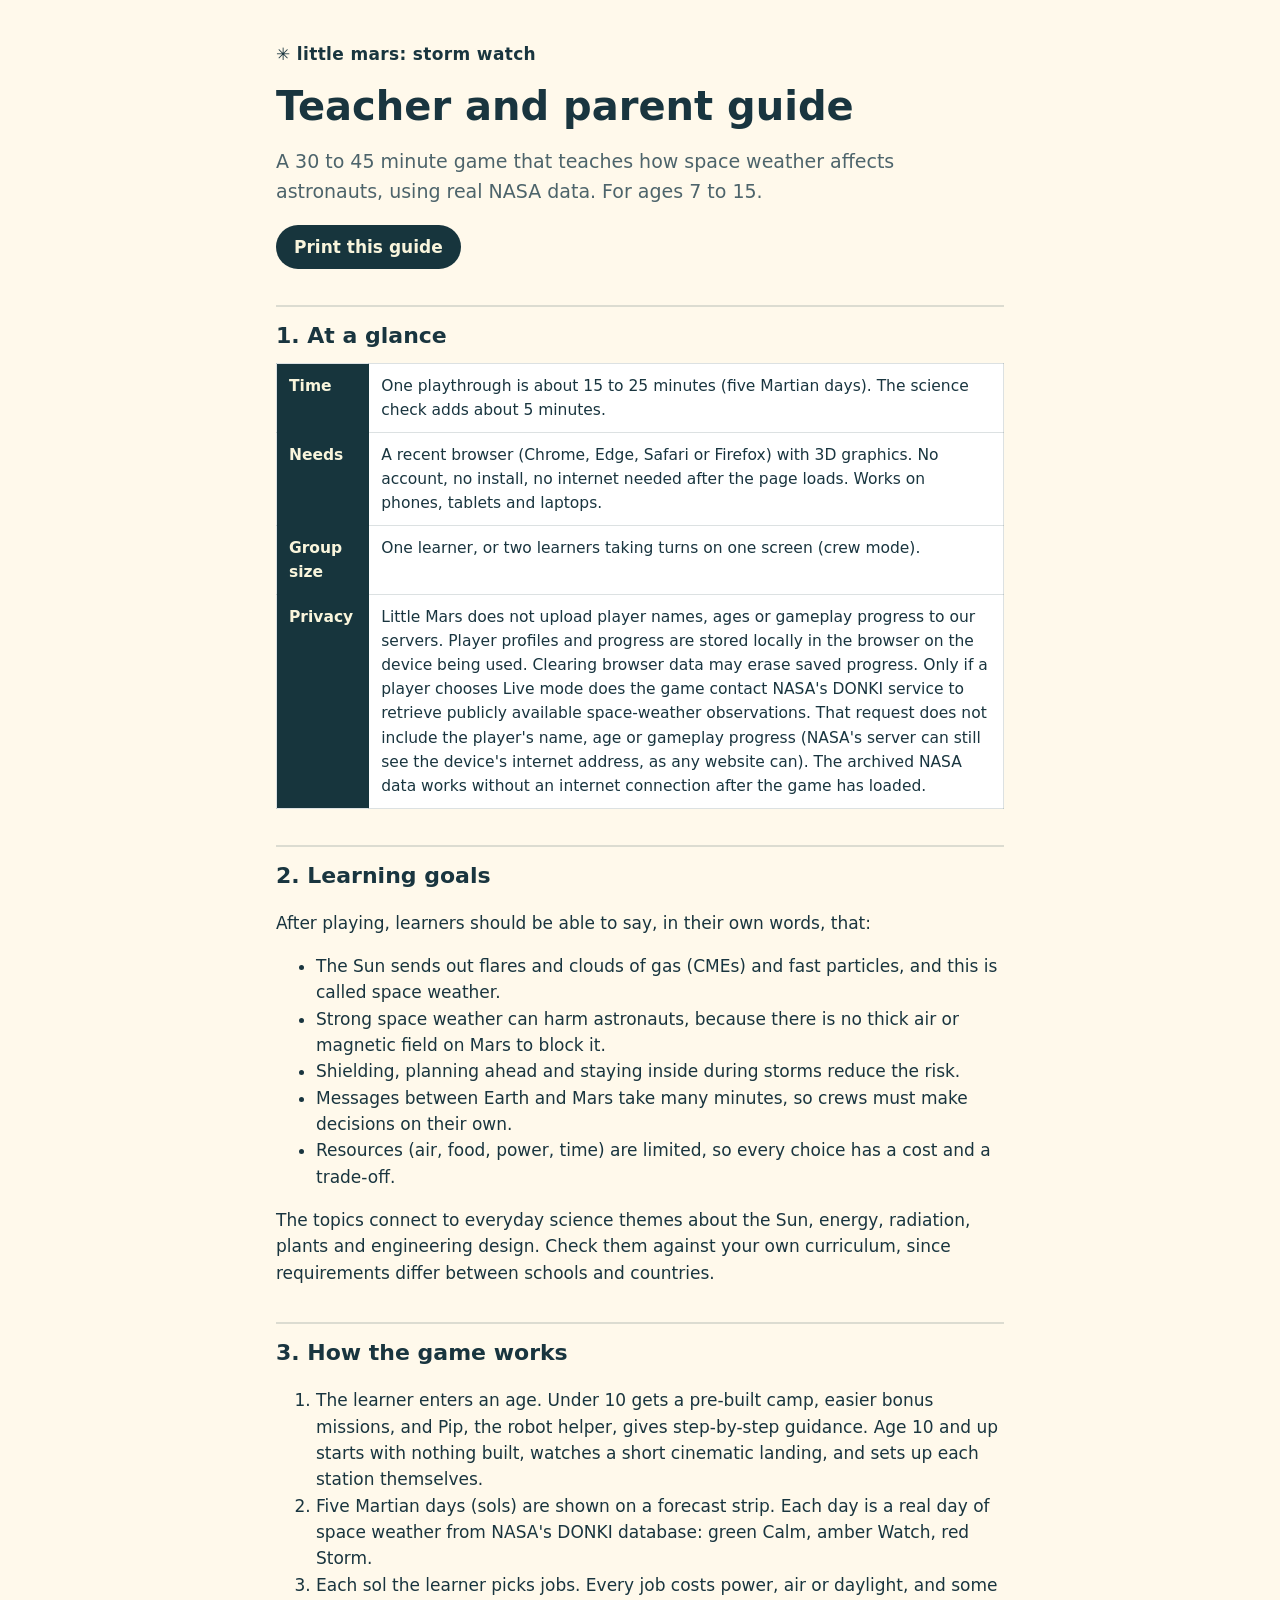
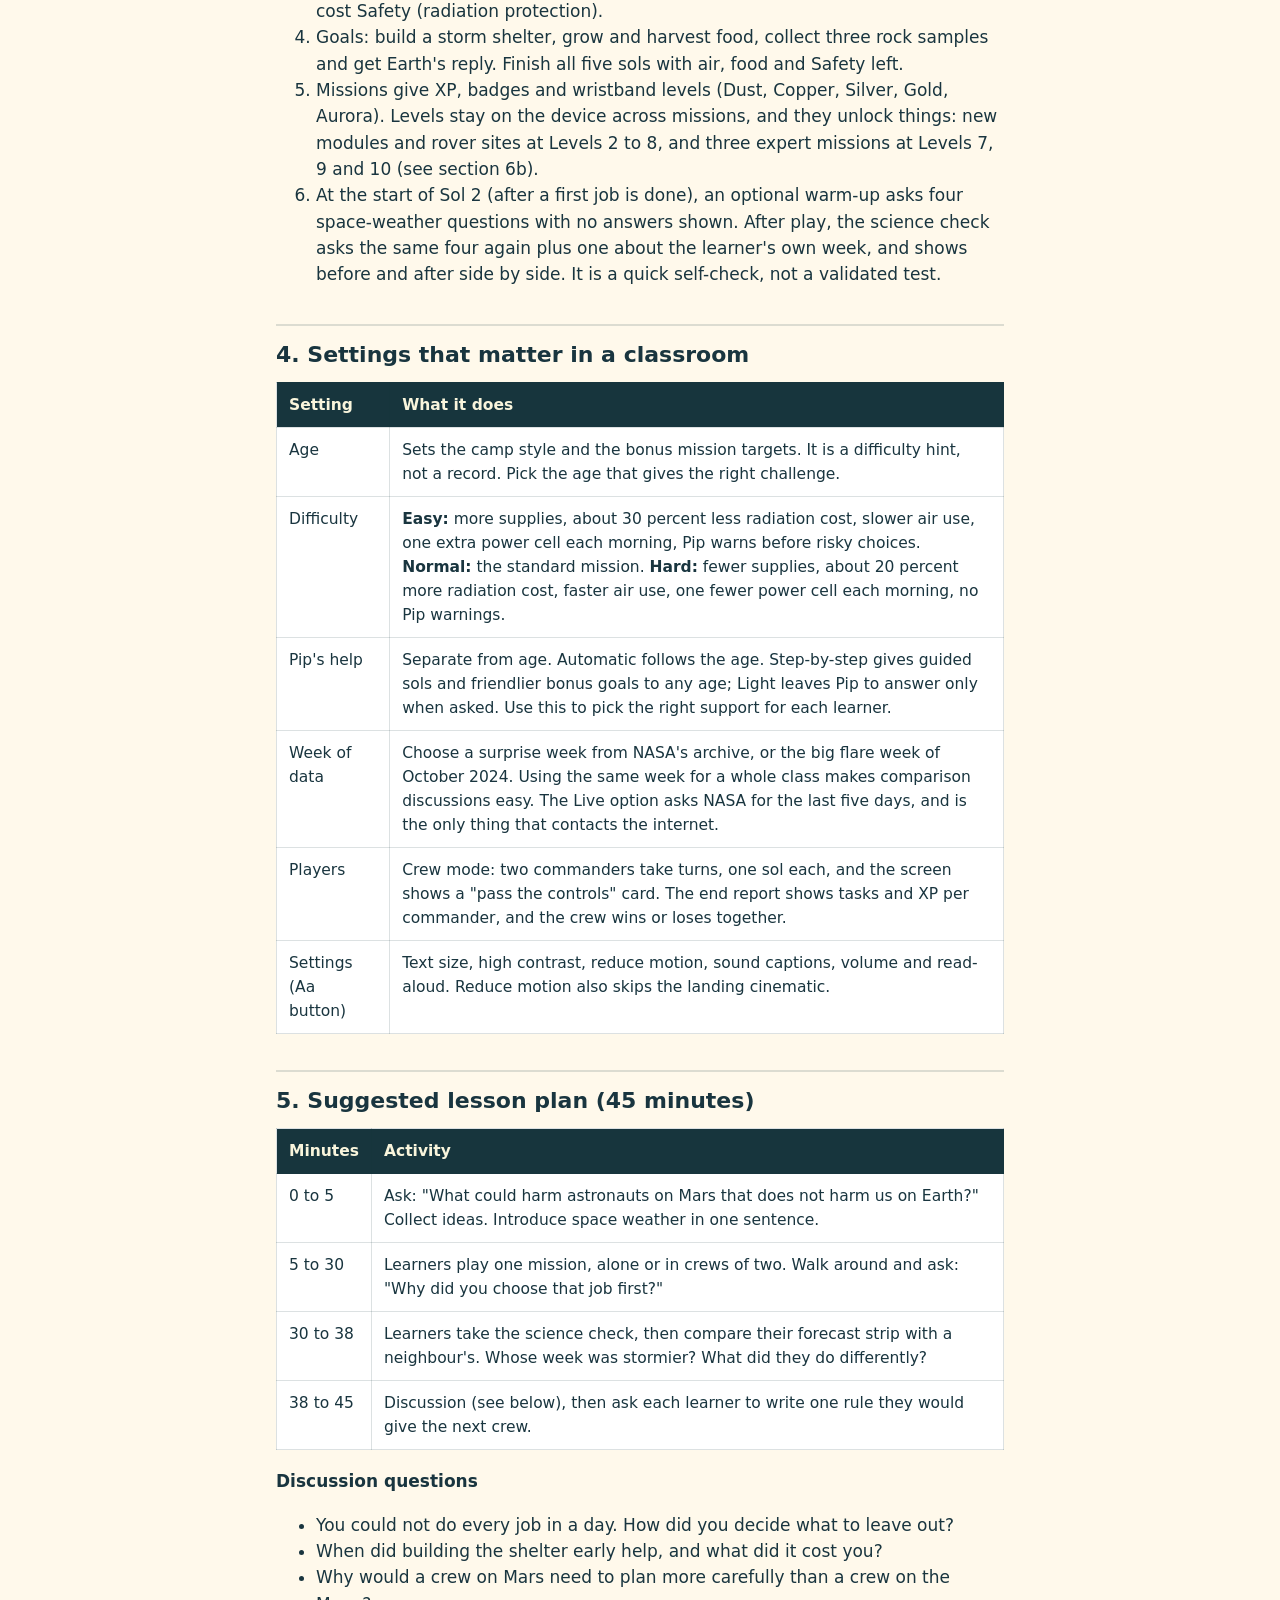
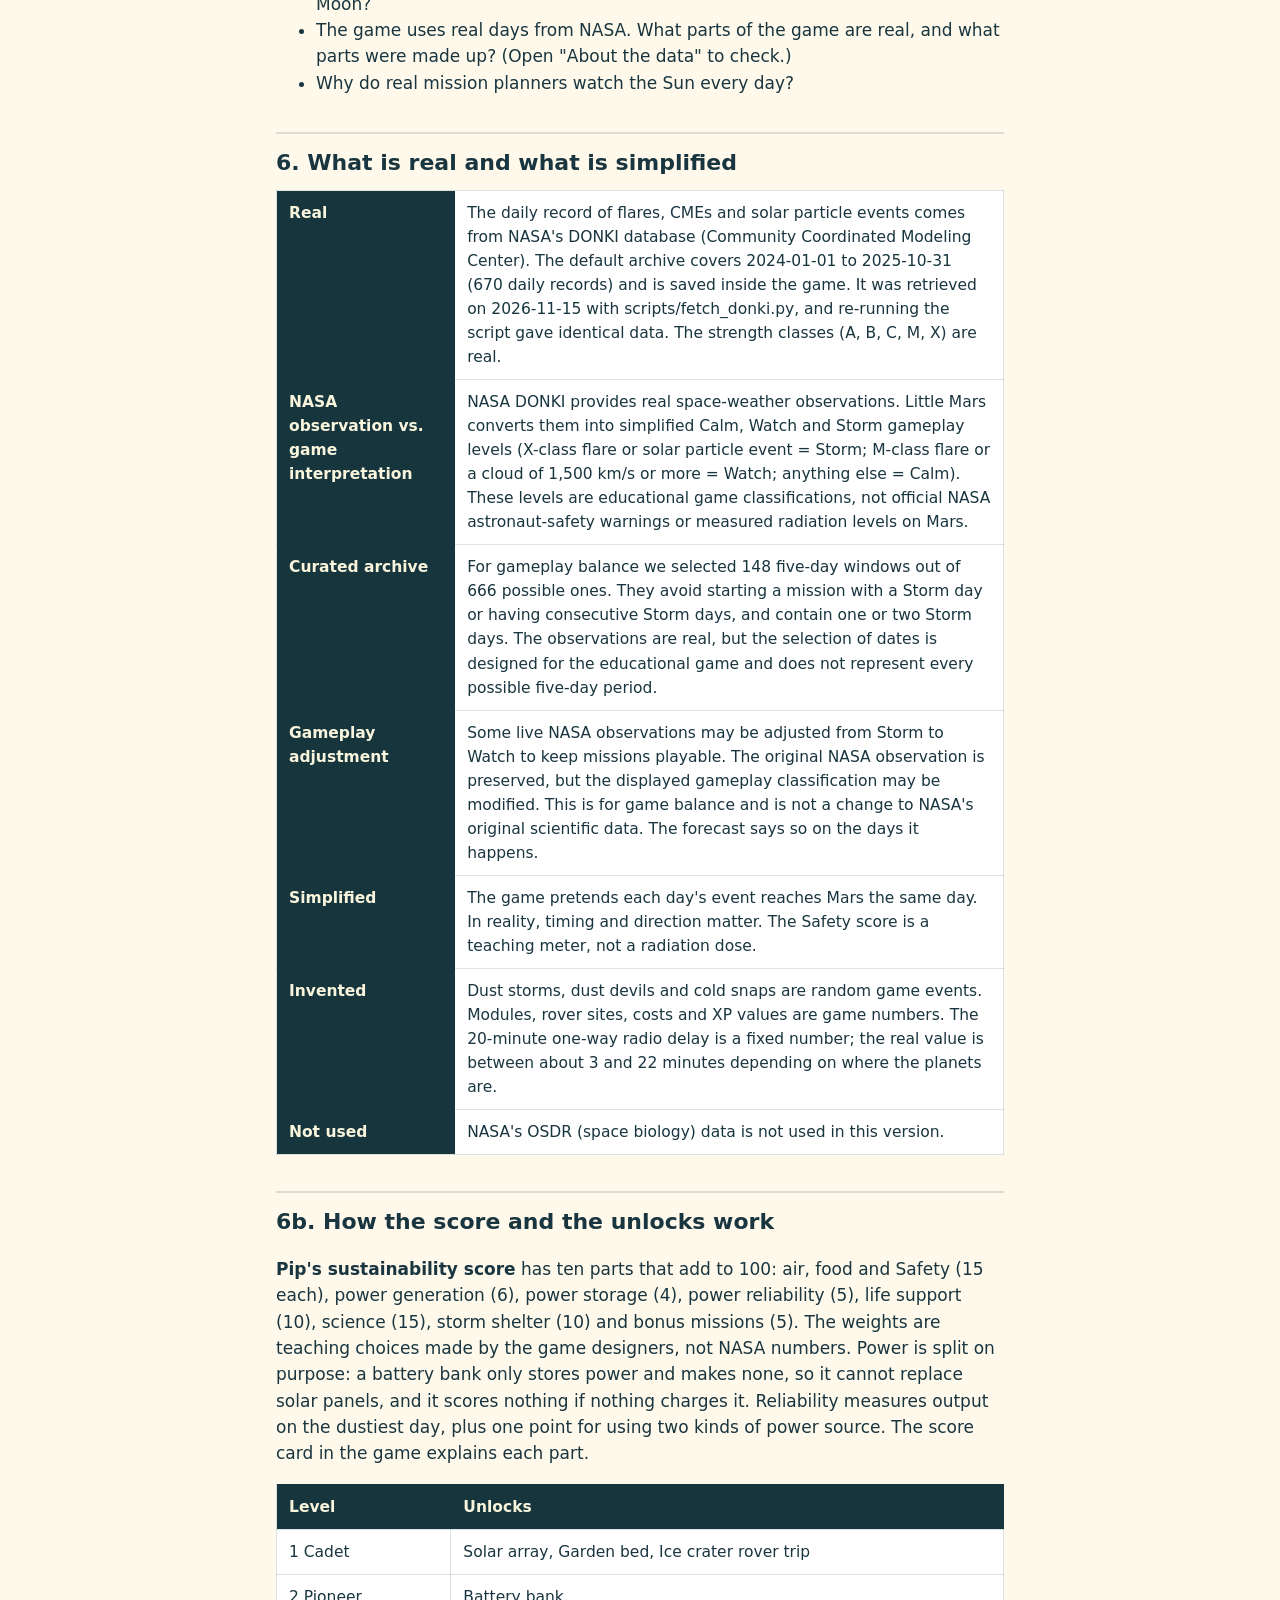
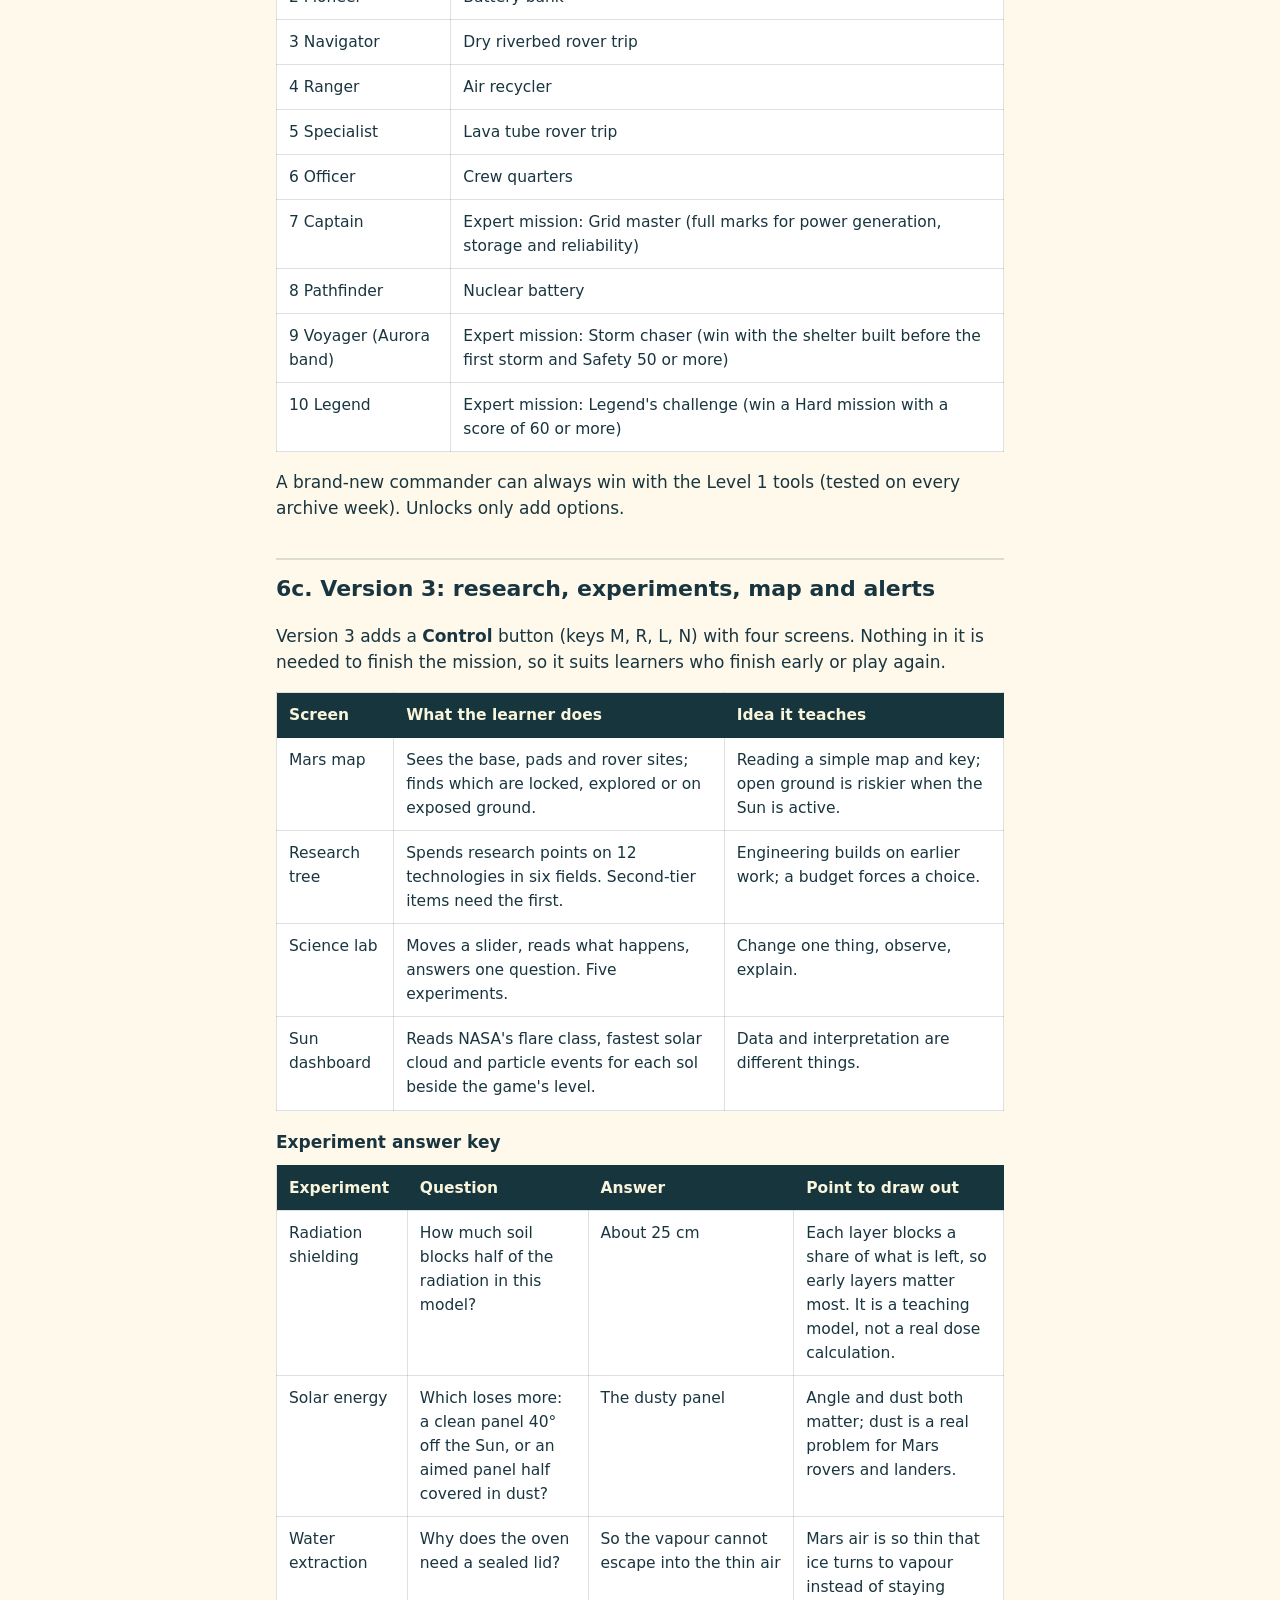
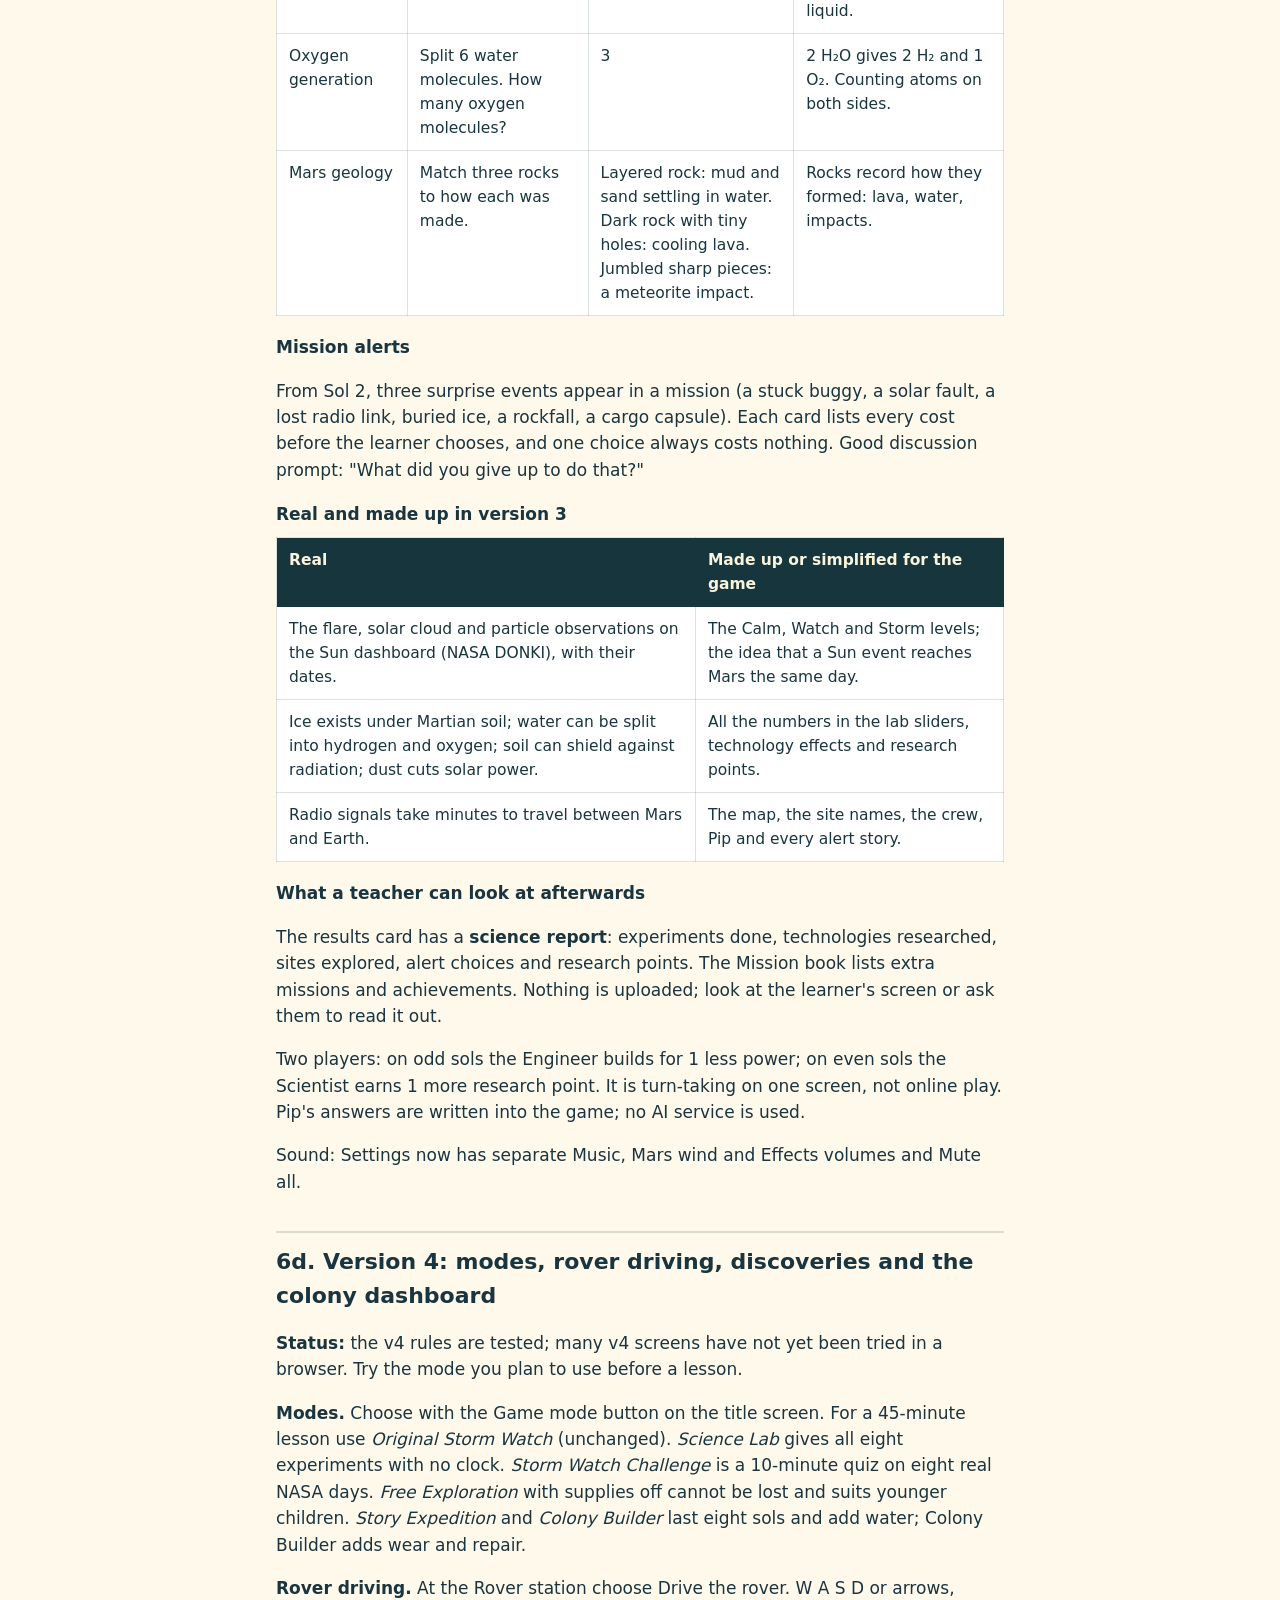
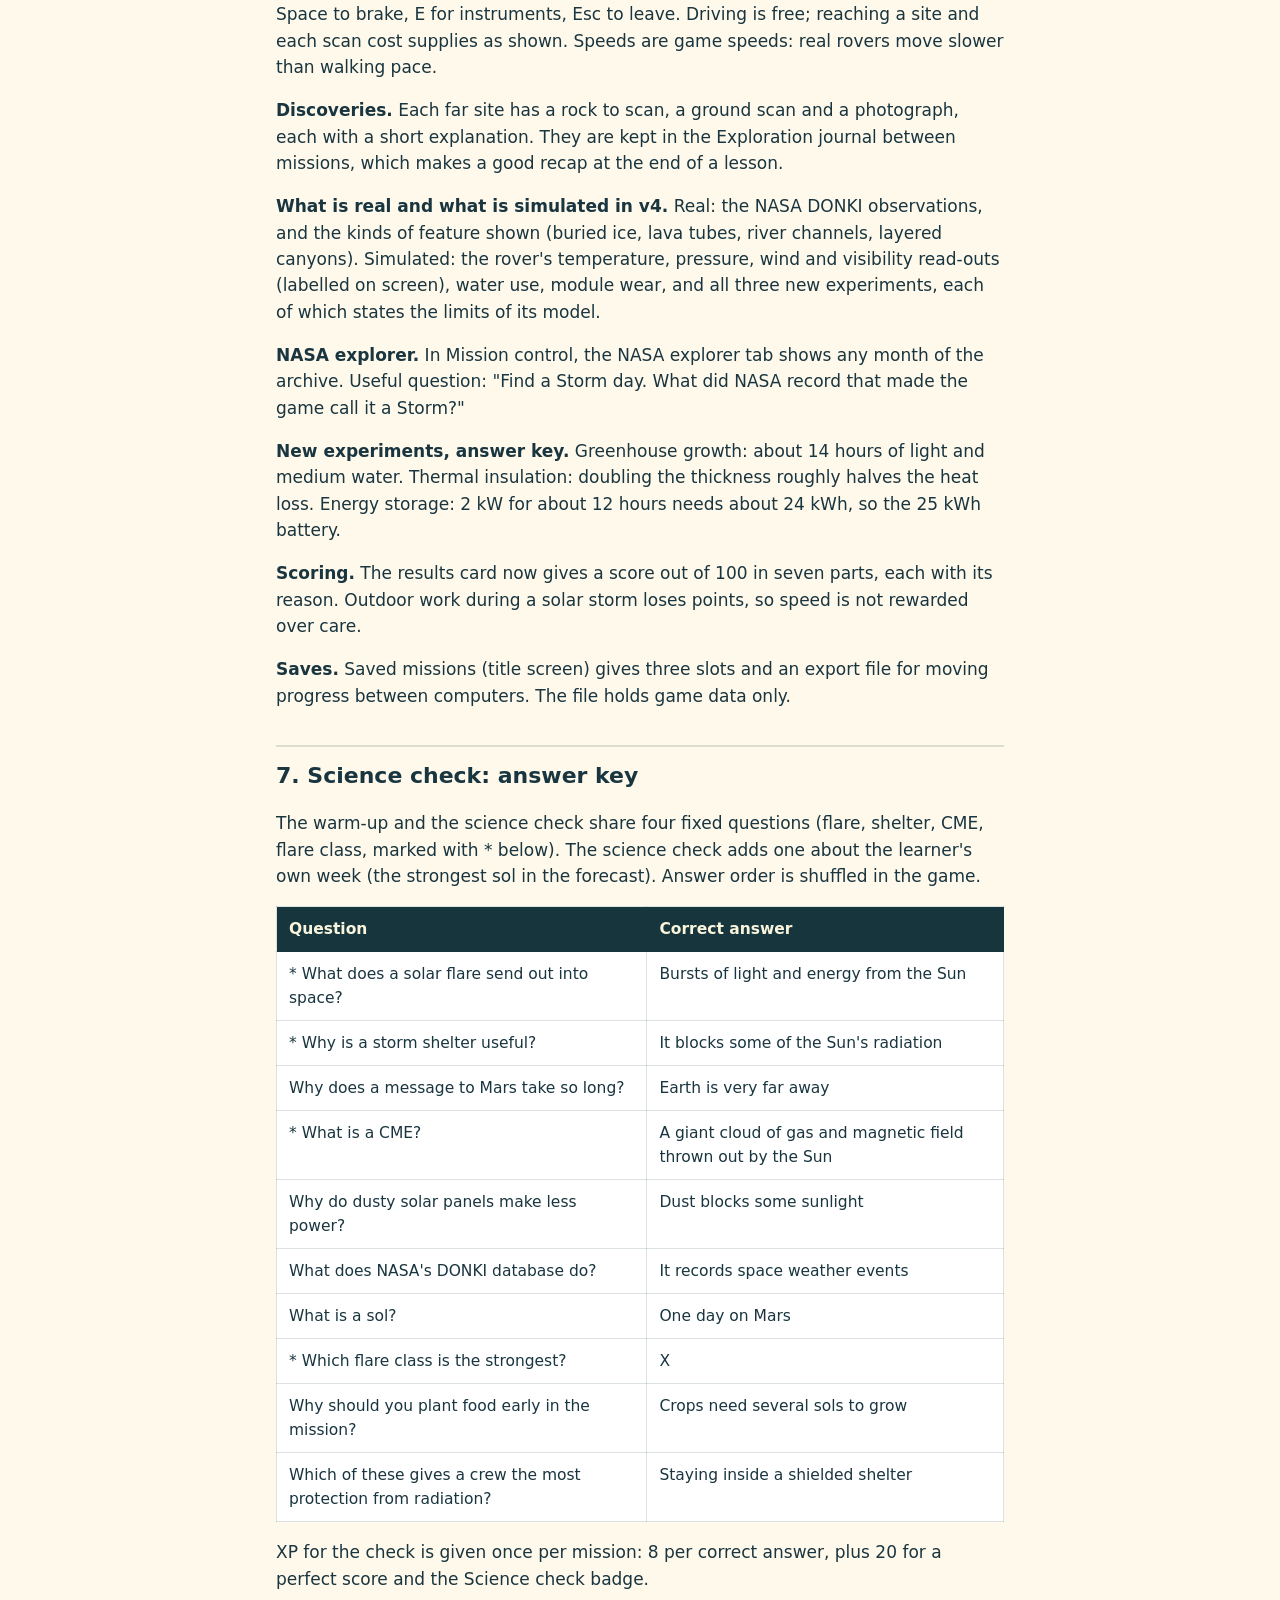
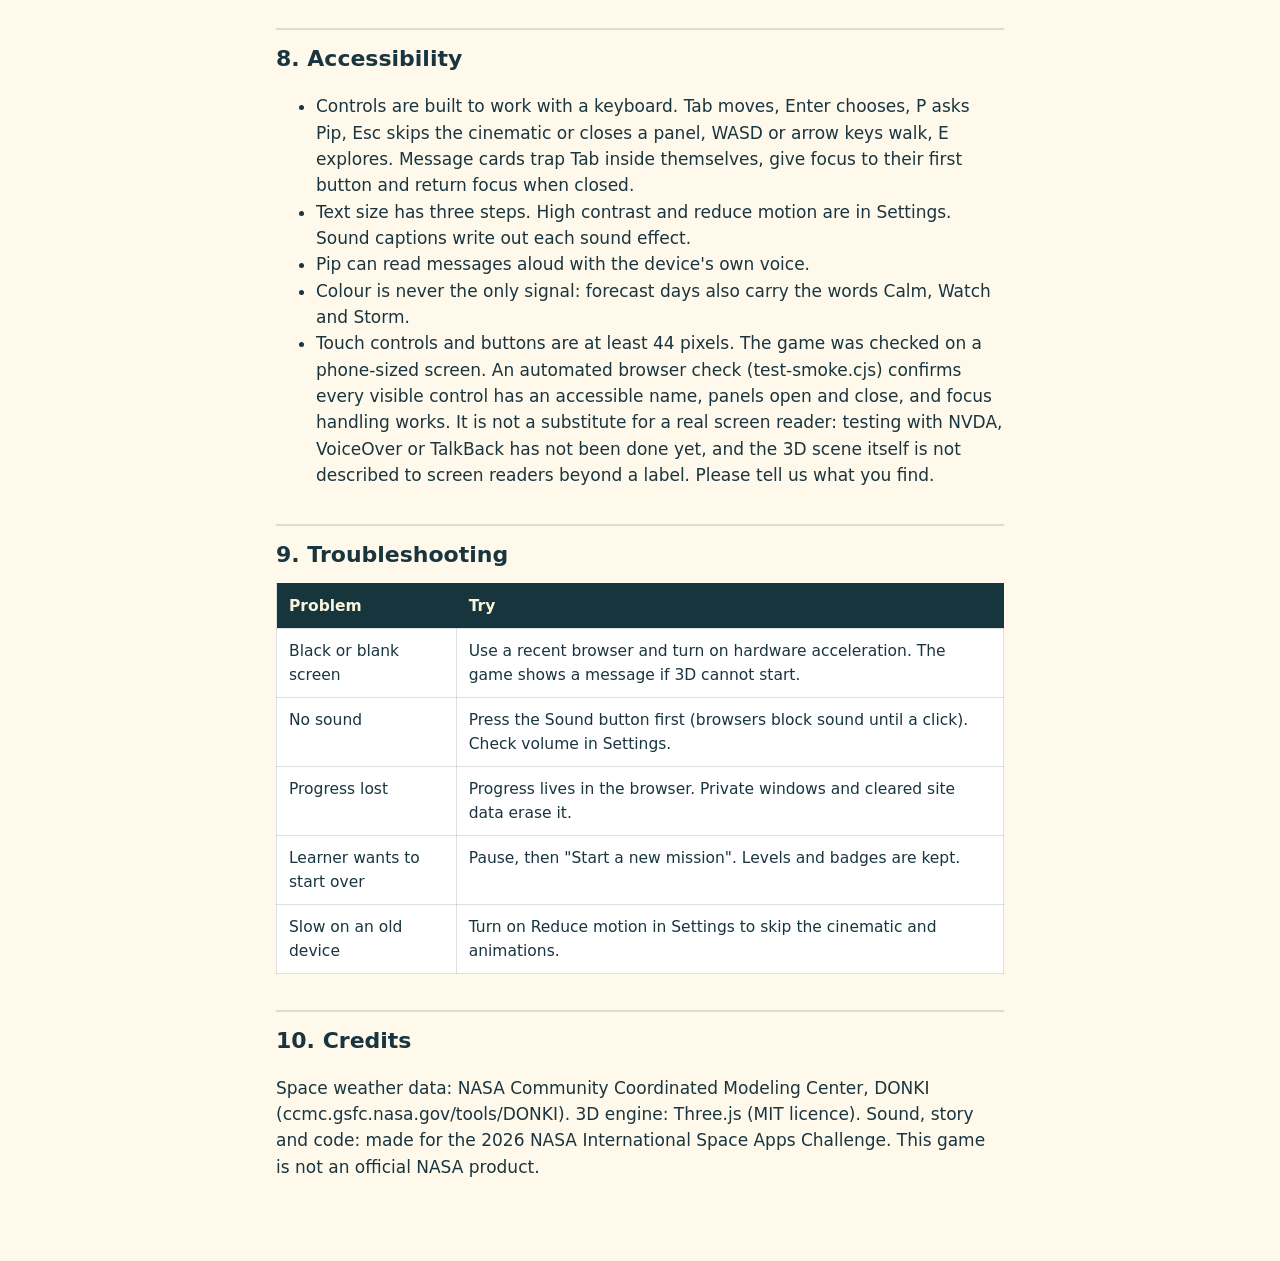
<file: teacher-guide.html>
<!doctype html>
<html lang="en"><head><meta charset="utf-8"><meta name="viewport" content="width=device-width,initial-scale=1">
<title>Little Mars: An Outpost Adventure: Teacher and parent guide</title>
<style>
:root{--ink:#19353f;--muted:#4d646b;--bg:#fff9eb;--card:#ffffff;--navy:#16313b;--gold:#ffcf72;--line:#17353d26}
@media(prefers-color-scheme:dark){:root{--ink:#f4efdc;--muted:#c3d3d0;--bg:#10242b;--card:#16313b;--line:#ffffff2e}}
*{box-sizing:border-box}body{margin:0;background:var(--bg);color:var(--ink);font:17px/1.55 ui-rounded,'Avenir Next',system-ui,sans-serif}
main{max-width:760px;margin:0 auto;padding:24px 16px 64px}
h1{font-size:clamp(28px,6vw,40px);line-height:1.1;margin:8px 0 6px}h2{font-size:22px;margin:36px 0 8px;padding-top:12px;border-top:2px solid var(--line)}h3{font-size:17px;margin:18px 0 4px}
p,li{max-width:68ch}.lead{font-size:19px;color:var(--muted)}
.wm{font-weight:800;letter-spacing:.02em}.pill{display:inline-block;padding:2px 10px;border-radius:999px;background:var(--gold);color:#17353d;font-size:13px;font-weight:800}
table{width:100%;border-collapse:collapse;margin:10px 0;background:var(--card)}th,td{padding:10px 12px;border:1px solid var(--line);text-align:left;vertical-align:top;font-size:15.5px}th{background:#17353d;color:#f9f5dc}
.box{padding:14px 16px;margin:14px 0;border-radius:14px;background:var(--card);border:1px solid var(--line)}
a{color:inherit;text-underline-offset:3px}a:focus-visible{outline:3px solid #f17754;outline-offset:2px}
.print{margin:14px 0}button{min-height:44px;padding:8px 18px;border:0;border-radius:999px;background:#17353d;color:#f9f5dc;font:inherit;font-weight:800;cursor:pointer}button:focus-visible{outline:3px solid #f17754;outline-offset:2px}
@media print{.print{display:none}body{background:#fff;color:#000;font-size:12pt}th{background:#eee;color:#000}h2{break-after:avoid}table,.box{break-inside:avoid}}
</style></head><body><main>
<p class="wm">✳ little mars: storm watch</p>
<h1>Teacher and parent guide</h1>
<p class="lead">A 30 to 45 minute game that teaches how space weather affects astronauts, using real NASA data. For ages 7 to 15.</p>
<div class="print"><button onclick="window.print()">Print this guide</button></div>

<h2>1. At a glance</h2>
<table>
<tr><th>Time</th><td>One playthrough is about 15 to 25 minutes (five Martian days). The science check adds about 5 minutes.</td></tr>
<tr><th>Needs</th><td>A recent browser (Chrome, Edge, Safari or Firefox) with 3D graphics. No account, no install, no internet needed after the page loads. Works on phones, tablets and laptops.</td></tr>
<tr><th>Group size</th><td>One learner, or two learners taking turns on one screen (crew mode).</td></tr>
<tr><th>Privacy</th><td>Little Mars does not upload player names, ages or gameplay progress to our servers. Player profiles and progress are stored locally in the browser on the device being used. Clearing browser data may erase saved progress. Only if a player chooses Live mode does the game contact NASA's DONKI service to retrieve publicly available space-weather observations. That request does not include the player's name, age or gameplay progress (NASA's server can still see the device's internet address, as any website can). The archived NASA data works without an internet connection after the game has loaded.</td></tr>
</table>

<h2>2. Learning goals</h2>
<p>After playing, learners should be able to say, in their own words, that:</p>
<ul>
<li>The Sun sends out flares and clouds of gas (CMEs) and fast particles, and this is called space weather.</li>
<li>Strong space weather can harm astronauts, because there is no thick air or magnetic field on Mars to block it.</li>
<li>Shielding, planning ahead and staying inside during storms reduce the risk.</li>
<li>Messages between Earth and Mars take many minutes, so crews must make decisions on their own.</li>
<li>Resources (air, food, power, time) are limited, so every choice has a cost and a trade-off.</li>
</ul>
<p>The topics connect to everyday science themes about the Sun, energy, radiation, plants and engineering design. Check them against your own curriculum, since requirements differ between schools and countries.</p>

<h2>3. How the game works</h2>
<ol>
<li>The learner enters an age. Under 10 gets a pre-built camp, easier bonus missions, and Pip, the robot helper, gives step-by-step guidance. Age 10 and up starts with nothing built, watches a short cinematic landing, and sets up each station themselves.</li>
<li>Five Martian days (sols) are shown on a forecast strip. Each day is a real day of space weather from NASA's DONKI database: green Calm, amber Watch, red Storm.</li>
<li>Each sol the learner picks jobs. Every job costs power, air or daylight, and some cost Safety (radiation protection).</li>
<li>Goals: build a storm shelter, grow and harvest food, collect three rock samples and get Earth's reply. Finish all five sols with air, food and Safety left.</li>
<li>Missions give XP, badges and wristband levels (Dust, Copper, Silver, Gold, Aurora). Levels stay on the device across missions, and they unlock things: new modules and rover sites at Levels 2 to 8, and three expert missions at Levels 7, 9 and 10 (see section 6b).</li>
<li>At the start of Sol 2 (after a first job is done), an optional warm-up asks four space-weather questions with no answers shown. After play, the science check asks the same four again plus one about the learner's own week, and shows before and after side by side. It is a quick self-check, not a validated test.</li>
</ol>

<h2>4. Settings that matter in a classroom</h2>
<table>
<tr><th>Setting</th><th>What it does</th></tr>
<tr><td>Age</td><td>Sets the camp style and the bonus mission targets. It is a difficulty hint, not a record. Pick the age that gives the right challenge.</td></tr>
<tr><td>Difficulty</td><td><b>Easy:</b> more supplies, about 30 percent less radiation cost, slower air use, one extra power cell each morning, Pip warns before risky choices. <b>Normal:</b> the standard mission. <b>Hard:</b> fewer supplies, about 20 percent more radiation cost, faster air use, one fewer power cell each morning, no Pip warnings.</td></tr>
<tr><td>Pip's help</td><td>Separate from age. Automatic follows the age. Step-by-step gives guided sols and friendlier bonus goals to any age; Light leaves Pip to answer only when asked. Use this to pick the right support for each learner.</td></tr><tr><td>Week of data</td><td>Choose a surprise week from NASA's archive, or the big flare week of October 2024. Using the same week for a whole class makes comparison discussions easy. The Live option asks NASA for the last five days, and is the only thing that contacts the internet.</td></tr>
<tr><td>Players</td><td>Crew mode: two commanders take turns, one sol each, and the screen shows a "pass the controls" card. The end report shows tasks and XP per commander, and the crew wins or loses together.</td></tr>
<tr><td>Settings (Aa button)</td><td>Text size, high contrast, reduce motion, sound captions, volume and read-aloud. Reduce motion also skips the landing cinematic.</td></tr>
</table>

<h2>5. Suggested lesson plan (45 minutes)</h2>
<table>
<tr><th>Minutes</th><th>Activity</th></tr>
<tr><td>0 to 5</td><td>Ask: "What could harm astronauts on Mars that does not harm us on Earth?" Collect ideas. Introduce space weather in one sentence.</td></tr>
<tr><td>5 to 30</td><td>Learners play one mission, alone or in crews of two. Walk around and ask: "Why did you choose that job first?"</td></tr>
<tr><td>30 to 38</td><td>Learners take the science check, then compare their forecast strip with a neighbour's. Whose week was stormier? What did they do differently?</td></tr>
<tr><td>38 to 45</td><td>Discussion (see below), then ask each learner to write one rule they would give the next crew.</td></tr>
</table>

<h3>Discussion questions</h3>
<ul>
<li>You could not do every job in a day. How did you decide what to leave out?</li>
<li>When did building the shelter early help, and what did it cost you?</li>
<li>Why would a crew on Mars need to plan more carefully than a crew on the Moon?</li>
<li>The game uses real days from NASA. What parts of the game are real, and what parts were made up? (Open "About the data" to check.)</li>
<li>Why do real mission planners watch the Sun every day?</li>
</ul>

<h2>6. What is real and what is simplified</h2>
<table>
<tr><th>Real</th><td>The daily record of flares, CMEs and solar particle events comes from NASA's DONKI database (Community Coordinated Modeling Center). The default archive covers 2024-01-01 to 2025-10-31 (670 daily records) and is saved inside the game. It was retrieved on 2026-11-15 with scripts/fetch_donki.py, and re-running the script gave identical data. The strength classes (A, B, C, M, X) are real.</td></tr><tr><th>NASA observation vs. game interpretation</th><td>NASA DONKI provides real space-weather observations. Little Mars converts them into simplified Calm, Watch and Storm gameplay levels (X-class flare or solar particle event = Storm; M-class flare or a cloud of 1,500 km/s or more = Watch; anything else = Calm). These levels are educational game classifications, not official NASA astronaut-safety warnings or measured radiation levels on Mars.</td></tr><tr><th>Curated archive</th><td>For gameplay balance we selected 148 five-day windows out of 666 possible ones. They avoid starting a mission with a Storm day or having consecutive Storm days, and contain one or two Storm days. The observations are real, but the selection of dates is designed for the educational game and does not represent every possible five-day period.</td></tr><tr><th>Gameplay adjustment</th><td>Some live NASA observations may be adjusted from Storm to Watch to keep missions playable. The original NASA observation is preserved, but the displayed gameplay classification may be modified. This is for game balance and is not a change to NASA's original scientific data. The forecast says so on the days it happens.</td></tr>
<tr><th>Simplified</th><td>The game pretends each day's event reaches Mars the same day. In reality, timing and direction matter. The Safety score is a teaching meter, not a radiation dose.</td></tr>
<tr><th>Invented</th><td>Dust storms, dust devils and cold snaps are random game events. Modules, rover sites, costs and XP values are game numbers. The 20-minute one-way radio delay is a fixed number; the real value is between about 3 and 22 minutes depending on where the planets are.</td></tr>
<tr><th>Not used</th><td>NASA's OSDR (space biology) data is not used in this version.</td></tr>
</table>

<h2>6b. How the score and the unlocks work</h2>
<p><b>Pip's sustainability score</b> has ten parts that add to 100: air, food and Safety (15 each), power generation (6), power storage (4), power reliability (5), life support (10), science (15), storm shelter (10) and bonus missions (5). The weights are teaching choices made by the game designers, not NASA numbers. Power is split on purpose: a battery bank only stores power and makes none, so it cannot replace solar panels, and it scores nothing if nothing charges it. Reliability measures output on the dustiest day, plus one point for using two kinds of power source. The score card in the game explains each part.</p>
<table>
<tr><th>Level</th><th>Unlocks</th></tr>
<tr><td>1 Cadet</td><td>Solar array, Garden bed, Ice crater rover trip</td></tr>
<tr><td>2 Pioneer</td><td>Battery bank</td></tr>
<tr><td>3 Navigator</td><td>Dry riverbed rover trip</td></tr>
<tr><td>4 Ranger</td><td>Air recycler</td></tr>
<tr><td>5 Specialist</td><td>Lava tube rover trip</td></tr>
<tr><td>6 Officer</td><td>Crew quarters</td></tr>
<tr><td>7 Captain</td><td>Expert mission: Grid master (full marks for power generation, storage and reliability)</td></tr>
<tr><td>8 Pathfinder</td><td>Nuclear battery</td></tr>
<tr><td>9 Voyager (Aurora band)</td><td>Expert mission: Storm chaser (win with the shelter built before the first storm and Safety 50 or more)</td></tr>
<tr><td>10 Legend</td><td>Expert mission: Legend's challenge (win a Hard mission with a score of 60 or more)</td></tr>
</table>
<p>A brand-new commander can always win with the Level 1 tools (tested on every archive week). Unlocks only add options.</p>

<h2>6c. Version 3: research, experiments, map and alerts</h2>
<p>Version 3 adds a <strong>Control</strong> button (keys M, R, L, N) with four screens. Nothing in it is needed to finish the mission, so it suits learners who finish early or play again.</p>
<table>
<tr><th>Screen</th><th>What the learner does</th><th>Idea it teaches</th></tr>
<tr><td>Mars map</td><td>Sees the base, pads and rover sites; finds which are locked, explored or on exposed ground.</td><td>Reading a simple map and key; open ground is riskier when the Sun is active.</td></tr>
<tr><td>Research tree</td><td>Spends research points on 12 technologies in six fields. Second-tier items need the first.</td><td>Engineering builds on earlier work; a budget forces a choice.</td></tr>
<tr><td>Science lab</td><td>Moves a slider, reads what happens, answers one question. Five experiments.</td><td>Change one thing, observe, explain.</td></tr>
<tr><td>Sun dashboard</td><td>Reads NASA's flare class, fastest solar cloud and particle events for each sol beside the game's level.</td><td>Data and interpretation are different things.</td></tr>
</table>
<h3>Experiment answer key</h3>
<table>
<tr><th>Experiment</th><th>Question</th><th>Answer</th><th>Point to draw out</th></tr>
<tr><td>Radiation shielding</td><td>How much soil blocks half of the radiation in this model?</td><td>About 25 cm</td><td>Each layer blocks a share of what is left, so early layers matter most. It is a teaching model, not a real dose calculation.</td></tr>
<tr><td>Solar energy</td><td>Which loses more: a clean panel 40° off the Sun, or an aimed panel half covered in dust?</td><td>The dusty panel</td><td>Angle and dust both matter; dust is a real problem for Mars rovers and landers.</td></tr>
<tr><td>Water extraction</td><td>Why does the oven need a sealed lid?</td><td>So the vapour cannot escape into the thin air</td><td>Mars air is so thin that ice turns to vapour instead of staying liquid.</td></tr>
<tr><td>Oxygen generation</td><td>Split 6 water molecules. How many oxygen molecules?</td><td>3</td><td>2 H₂O gives 2 H₂ and 1 O₂. Counting atoms on both sides.</td></tr>
<tr><td>Mars geology</td><td>Match three rocks to how each was made.</td><td>Layered rock: mud and sand settling in water. Dark rock with tiny holes: cooling lava. Jumbled sharp pieces: a meteorite impact.</td><td>Rocks record how they formed: lava, water, impacts.</td></tr>
</table>
<h3>Mission alerts</h3>
<p>From Sol 2, three surprise events appear in a mission (a stuck buggy, a solar fault, a lost radio link, buried ice, a rockfall, a cargo capsule). Each card lists every cost before the learner chooses, and one choice always costs nothing. Good discussion prompt: "What did you give up to do that?"</p>
<h3>Real and made up in version 3</h3>
<table>
<tr><th>Real</th><th>Made up or simplified for the game</th></tr>
<tr><td>The flare, solar cloud and particle observations on the Sun dashboard (NASA DONKI), with their dates.</td><td>The Calm, Watch and Storm levels; the idea that a Sun event reaches Mars the same day.</td></tr>
<tr><td>Ice exists under Martian soil; water can be split into hydrogen and oxygen; soil can shield against radiation; dust cuts solar power.</td><td>All the numbers in the lab sliders, technology effects and research points.</td></tr>
<tr><td>Radio signals take minutes to travel between Mars and Earth.</td><td>The map, the site names, the crew, Pip and every alert story.</td></tr>
</table>
<h3>What a teacher can look at afterwards</h3>
<p>The results card has a <strong>science report</strong>: experiments done, technologies researched, sites explored, alert choices and research points. The Mission book lists extra missions and achievements. Nothing is uploaded; look at the learner's screen or ask them to read it out.</p>
<p>Two players: on odd sols the Engineer builds for 1 less power; on even sols the Scientist earns 1 more research point. It is turn-taking on one screen, not online play. Pip's answers are written into the game; no AI service is used.</p>
<p>Sound: Settings now has separate Music, Mars wind and Effects volumes and Mute all.</p>

<h2>6d. Version 4: modes, rover driving, discoveries and the colony dashboard</h2>
<p><b>Status:</b> the v4 rules are tested; many v4 screens have not yet been tried in a browser. Try the mode you plan to use before a lesson.</p>
<p><b>Modes.</b> Choose with the Game mode button on the title screen. For a 45-minute lesson use <i>Original Storm Watch</i> (unchanged). <i>Science Lab</i> gives all eight experiments with no clock. <i>Storm Watch Challenge</i> is a 10-minute quiz on eight real NASA days. <i>Free Exploration</i> with supplies off cannot be lost and suits younger children. <i>Story Expedition</i> and <i>Colony Builder</i> last eight sols and add water; Colony Builder adds wear and repair.</p>
<p><b>Rover driving.</b> At the Rover station choose Drive the rover. W A S D or arrows, Space to brake, E for instruments, Esc to leave. Driving is free; reaching a site and each scan cost supplies as shown. Speeds are game speeds: real rovers move slower than walking pace.</p>
<p><b>Discoveries.</b> Each far site has a rock to scan, a ground scan and a photograph, each with a short explanation. They are kept in the Exploration journal between missions, which makes a good recap at the end of a lesson.</p>
<p><b>What is real and what is simulated in v4.</b> Real: the NASA DONKI observations, and the kinds of feature shown (buried ice, lava tubes, river channels, layered canyons). Simulated: the rover's temperature, pressure, wind and visibility read-outs (labelled on screen), water use, module wear, and all three new experiments, each of which states the limits of its model.</p>
<p><b>NASA explorer.</b> In Mission control, the NASA explorer tab shows any month of the archive. Useful question: "Find a Storm day. What did NASA record that made the game call it a Storm?"</p>
<p><b>New experiments, answer key.</b> Greenhouse growth: about 14 hours of light and medium water. Thermal insulation: doubling the thickness roughly halves the heat loss. Energy storage: 2 kW for about 12 hours needs about 24 kWh, so the 25 kWh battery.</p>
<p><b>Scoring.</b> The results card now gives a score out of 100 in seven parts, each with its reason. Outdoor work during a solar storm loses points, so speed is not rewarded over care.</p>
<p><b>Saves.</b> Saved missions (title screen) gives three slots and an export file for moving progress between computers. The file holds game data only.</p>
<h2>7. Science check: answer key</h2>
<p>The warm-up and the science check share four fixed questions (flare, shelter, CME, flare class, marked with * below). The science check adds one about the learner's own week (the strongest sol in the forecast). Answer order is shuffled in the game.</p>
<table>
<tr><th>Question</th><th>Correct answer</th></tr>
<tr><td>* What does a solar flare send out into space?</td><td>Bursts of light and energy from the Sun</td></tr>
<tr><td>* Why is a storm shelter useful?</td><td>It blocks some of the Sun's radiation</td></tr>
<tr><td>Why does a message to Mars take so long?</td><td>Earth is very far away</td></tr>
<tr><td>* What is a CME?</td><td>A giant cloud of gas and magnetic field thrown out by the Sun</td></tr>
<tr><td>Why do dusty solar panels make less power?</td><td>Dust blocks some sunlight</td></tr>
<tr><td>What does NASA's DONKI database do?</td><td>It records space weather events</td></tr>
<tr><td>What is a sol?</td><td>One day on Mars</td></tr>
<tr><td>* Which flare class is the strongest?</td><td>X</td></tr>
<tr><td>Why should you plant food early in the mission?</td><td>Crops need several sols to grow</td></tr>
<tr><td>Which of these gives a crew the most protection from radiation?</td><td>Staying inside a shielded shelter</td></tr>
</table>
<p>XP for the check is given once per mission: 8 per correct answer, plus 20 for a perfect score and the Science check badge.</p>

<h2>8. Accessibility</h2>
<ul>
<li>Controls are built to work with a keyboard. Tab moves, Enter chooses, P asks Pip, Esc skips the cinematic or closes a panel, WASD or arrow keys walk, E explores. Message cards trap Tab inside themselves, give focus to their first button and return focus when closed.</li>
<li>Text size has three steps. High contrast and reduce motion are in Settings. Sound captions write out each sound effect.</li>
<li>Pip can read messages aloud with the device's own voice.</li>
<li>Colour is never the only signal: forecast days also carry the words Calm, Watch and Storm.</li>
<li>Touch controls and buttons are at least 44 pixels. The game was checked on a phone-sized screen. An automated browser check (test-smoke.cjs) confirms every visible control has an accessible name, panels open and close, and focus handling works. It is not a substitute for a real screen reader: testing with NVDA, VoiceOver or TalkBack has not been done yet, and the 3D scene itself is not described to screen readers beyond a label. Please tell us what you find.</li>
</ul>

<h2>9. Troubleshooting</h2>
<table>
<tr><th>Problem</th><th>Try</th></tr>
<tr><td>Black or blank screen</td><td>Use a recent browser and turn on hardware acceleration. The game shows a message if 3D cannot start.</td></tr>
<tr><td>No sound</td><td>Press the Sound button first (browsers block sound until a click). Check volume in Settings.</td></tr>
<tr><td>Progress lost</td><td>Progress lives in the browser. Private windows and cleared site data erase it.</td></tr>
<tr><td>Learner wants to start over</td><td>Pause, then "Start a new mission". Levels and badges are kept.</td></tr>
<tr><td>Slow on an old device</td><td>Turn on Reduce motion in Settings to skip the cinematic and animations.</td></tr>
</table>

<h2>10. Credits</h2>
<p>Space weather data: NASA Community Coordinated Modeling Center, DONKI (ccmc.gsfc.nasa.gov/tools/DONKI). 3D engine: Three.js (MIT licence). Sound, story and code: made for the 2026 NASA International Space Apps Challenge. This game is not an official NASA product.</p>
</main></body></html>
</file>
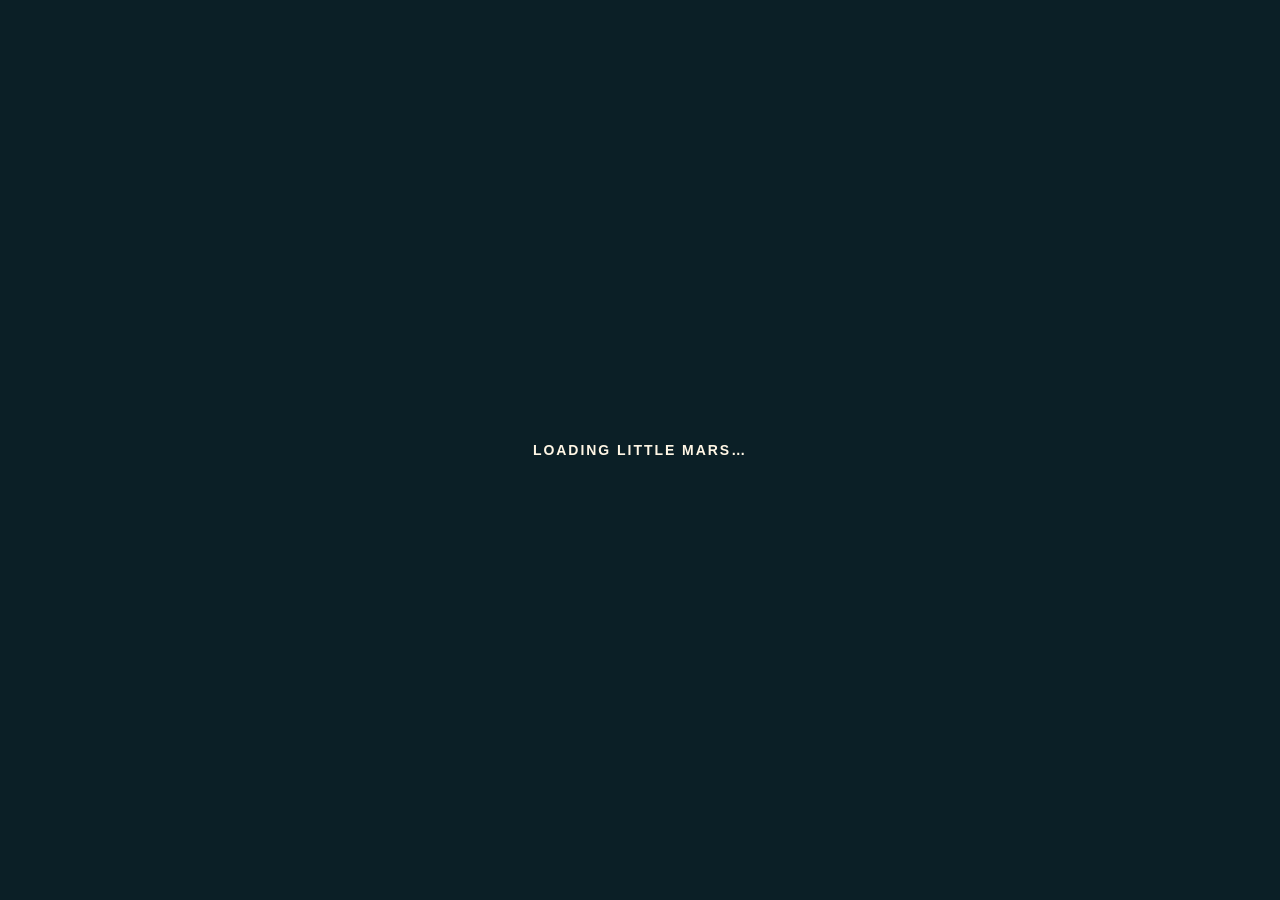
<file: game/source/shell.html>
<!DOCTYPE html><html lang="en"><head><meta charset="utf-8"><meta name="viewport" content="width=device-width,initial-scale=1,viewport-fit=cover"><meta name="theme-color" content="#0b1f26"><title>Little Mars: An Outpost Adventure</title><style>

:root{--navy:#16313b;--ink:#19353f;--muted:#4d646b;--cream:#fff9eb;--mint:#b6edc7;--gold:#ffcf72;--red:#f17754;--glass:#16323beF}*{box-sizing:border-box}html,body{margin:0;width:100%;height:100%;overflow:hidden;font-family:ui-rounded,'Avenir Next',system-ui,sans-serif;background:#bd7252;color:var(--ink)}button,input{font:inherit}button{cursor:pointer}button:focus-visible,input:focus-visible,a:focus-visible{outline:4px solid #52b5f0;outline-offset:3px}button:disabled{cursor:not-allowed;opacity:.5}button{touch-action:manipulation}a{color:#156b89}#world{position:absolute;inset:0;touch-action:none;display:block;width:100%;height:100%}#labels{position:absolute;inset:0;pointer-events:none;overflow:hidden}.place{position:absolute;pointer-events:auto;border:1px solid #ffffff75;background:#18333ddc;color:#fff9e8;font-size:14px;font-weight:750;letter-spacing:.1px;border-radius:9px;padding:7px 10px;white-space:nowrap;box-shadow:0 4px 14px #0002;transform:translate(-50%,-100%);transition:background .2s}.place:hover,.place.current{background:#fff0c9;color:#17333b}.place.visited{border-color:#9cd4ad}.place.target{border:2px solid #ffdc80;color:#ffe4a1}.top{position:absolute;top:20px;left:24px;right:24px;display:flex;align-items:center;justify-content:space-between;gap:14px;pointer-events:none}.brand{color:#fff7e4;line-height:1}.brand strong{font-size:25px;letter-spacing:-1px}.brand small{display:block;letter-spacing:2.3px;font-size:14px;font-weight:800;margin:8px 0 0 24px}.brand em{font-style:normal;color:#ffdc8d}.top-actions{display:flex;gap:7px;pointer-events:auto}.round,.tool{border:1px solid #ffffff49;color:white;background:#173540df;border-radius:12px;min-height:42px;padding:10px 13px;font-weight:700;font-size:14px}.round:hover,.tool:hover{background:#30565d}.hud{position:absolute;top:18px;left:50%;transform:translateX(-50%);display:flex;gap:7px;pointer-events:none}.stat{background:var(--glass);border:1px solid #ffffff30;box-shadow:0 6px 22px #0f21281a;border-radius:14px;padding:10px 14px;color:#fff8eb;min-width:99px}.stat .name{font-size:14px;font-weight:700;letter-spacing:1px;text-transform:uppercase;color:#bfd4d6}.stat strong{font-size:23px;margin-right:5px}.stat small{font-size:14px;color:#c1d3d5}.stat .line{margin-top:5px;height:3px;background:#ffffff26;border-radius:5px;overflow:hidden}.stat .line i{display:block;height:100%;background:#a9e4d1;transition:width .3s}.stat.low{border-color:#ffbb84}.stat.low .line i{background:#ffb078}.mission{position:absolute;top:112px;left:24px;width:260px;background:var(--glass);color:#fff6e5;padding:19px;border-radius:18px;border:1px solid #ffffff30;box-shadow:0 12px 40px #0f212820}.eyebrow{font-size:14px;letter-spacing:1.6px;font-weight:800;text-transform:uppercase;color:var(--muted)}.mission .eyebrow{color:#acc8c8}.sol-row{display:flex;align-items:center;justify-content:space-between;gap:10px}.sol-row strong{font-size:19px}.dots{display:flex;gap:4px}.dots i{width:7px;height:7px;border-radius:100%;background:#ffffff30}.dots i.on{background:#ffda87}h1,h2,h3,p{margin-top:0}.mission h2{font-size:22px;line-height:1.15;margin:17px 0 9px;letter-spacing:-.5px}.mission p{font-size:14px;line-height:1.5;color:#d1e1df;margin-bottom:14px}.small-btn{border:1px solid #ffffff50;border-radius:9px;padding:9px 12px;background:#ffffff12;color:white;font-size:14px;font-weight:750}.small-btn:hover{background:#ffffff25}.mission-footer{border-top:1px solid #ffffff25;margin-top:14px;padding-top:12px;display:flex;gap:9px;align-items:center;color:#c2d8d3;font-size:14px}.dayline{height:4px;background:#ffffff25;border-radius:4px;margin-top:12px;overflow:hidden}.dayline i{display:block;height:100%;background:#ffcc77}.weather{font-size:14px;color:#ffdb9b;margin-top:9px;line-height:1.5}.dock{position:absolute;bottom:22px;left:24px;display:flex;gap:7px;align-items:center}.dock .tool{background:#fff7e9ed;color:#23444b;border-color:#fff5d8;box-shadow:0 4px 18px #5b321627}.interact{position:absolute;bottom:30px;left:50%;transform:translateX(-50%);border:1px solid #ffeac3;background:#fff4d9;color:#244047;padding:13px 20px;border-radius:12px;font-weight:850;box-shadow:0 8px 24px #4c251d44;display:none;white-space:nowrap}.interact kbd{background:#23434b;color:#fff3dc;border-radius:6px;padding:4px 7px;margin-right:8px}.controls{position:absolute;bottom:27px;right:24px;display:flex;gap:6px;align-items:center}.controls small{font-size:14px;color:#fff8e6;margin-right:8px;text-shadow:0 1px 3px #000}.controls button{border:1px solid #ffffff60;border-radius:9px;width:36px;height:36px;background:#25424be6;color:white;font-size:17px}.toast{position:absolute;bottom:86px;left:50%;transform:translateX(-50%);background:#15353df2;border:1px solid #b9e3d860;border-radius:14px;padding:13px 19px;max-width:470px;width:max-content;color:#f9f5dc;font-size:14px;line-height:1.5;pointer-events:none;box-shadow:0 6px 20px #0002;transition:opacity .25s}.toast:empty{opacity:0}.bubble{position:absolute;top:99px;left:50%;transform:translateX(-50%);background:#f9f4e4ec;border-radius:10px;padding:8px 15px;font-size:14px;box-shadow:0 5px 20px #59261025;display:none;max-width:330px;text-align:center}.panel{position:absolute;right:24px;top:110px;bottom:84px;width:355px;overflow:auto;background:var(--cream);border:1px solid #fffbe8;border-radius:20px;box-shadow:0 20px 70px #512d2140;padding:23px;display:none;scrollbar-width:thin}.panel.open{display:block}.panel-head{display:flex;justify-content:space-between;align-items:center;gap:10px;margin-bottom:12px}.x{border:0;width:32px;height:32px;border-radius:50%;background:#e7e9de;color:#28434a;font-size:18px}.panel h2{font-size:26px;line-height:1.12;letter-spacing:-.8px;margin-bottom:12px}.panel p{font-size:14px;line-height:1.6;color:#50696e}.card{padding:14px;background:#eeeedf;border-radius:12px;margin:10px 0}.card strong{font-size:14px}.card p{font-size:14px;margin:5px 0 0}.action{width:100%;text-align:left;border:1px solid #ccd3c4;border-radius:13px;padding:14px;background:#fffdf4;margin:7px 0;color:#223f45;transition:background .15s,transform .15s}.action:hover:not(:disabled){background:#e7f4dd;transform:translateY(-1px)}.action strong{display:block;font-size:15px;margin-bottom:6px}.action small{display:block;font-size:14px;line-height:1.5;color:#5d7574}.cost{color:#6b5b43;font-size:14px;line-height:1.6;padding:10px 12px;background:#f2e3c6;border-radius:10px;margin:14px 0}.primary{border:0;background:#225a56;color:#fff9e6;border-radius:12px;padding:14px 20px;font-weight:800;width:100%;font-size:14px}.primary:hover{background:#34786a}.secondary{border:1px solid #a8b8ac;background:transparent;color:#31544e;border-radius:11px;padding:12px 18px;font-weight:750;width:100%;font-size:14px;margin-top:9px}.feedback{font-size:14px;line-height:1.5;background:#dcefd7;border-radius:10px;padding:12px;margin:12px 0;color:#2f5a43}.feedback.error{background:#f8e0cb;color:#854829}.progress-list{padding:0;list-style:none}.progress-list li{font-size:14px;padding:11px 0;border-bottom:1px solid #d8ddce;line-height:1.4}.progress-list b{color:#478568;padding-right:8px}.map-grid{display:grid;grid-template-columns:1fr 1fr;gap:8px}.map-grid button{border:1px solid #d3dacb;background:#fffdf4;border-radius:10px;padding:14px 6px;color:#284d50;font-size:14px}.map-grid span{display:block;font-size:24px;margin-bottom:6px}.tiles{display:grid;grid-template-columns:repeat(3,1fr);gap:8px;margin:24px 0}.tile{border:2px solid #c4baa3;background:#dbb18b;border-radius:12px;height:72px;font-size:29px;color:#444c42}.tile.done{background:#b4dcc0;border-color:#83b59b;color:#255d50}.tile.dust{background:repeating-linear-gradient(35deg,#c39469,#c39469 5px,#d4a579 7px,#d4a579 9px);color:#735541}.tile.clean{background:repeating-linear-gradient(90deg,#245377,#245377 12px,#7295b3 13px,#7295b3 14px);border-color:#91b5c9;color:white}.pipe-row{display:flex;align-items:center;justify-content:center;gap:5px;background:#e6eadc;padding:20px 4px;border-radius:14px;margin:23px 0}.pipe{width:64px;height:68px;border:2px solid #b3c4ba;background:#fffdf4;border-radius:10px;color:#2e8985;font-size:36px;font-weight:900}.scan-zone{position:relative;background:#1d414b;border-radius:15px;padding:24px 18px;color:white;margin:16px 0}.scan-zone p{color:#e1f6e9;text-align:center;font-size:22px}.scan-track{height:14px;background:#0f2935;border-radius:10px;position:relative;margin:22px 0}.scan-target{position:absolute;width:13%;height:26px;top:-6px;background:#aae9ab;border-radius:4px;transform:translateX(-50%)}.scan-zone input{width:100%;accent-color:#ffca7c}.overlay{position:absolute;inset:0;background:linear-gradient(90deg,#102d39ef 0%,#183642d9 42%,#19384315 100%);display:flex;align-items:center;padding:6%;z-index:20;overflow:auto}.welcome{max-width:490px;color:#fff5df}.welcome .eyebrow{color:#b3d7cd}.welcome h1{font-size:clamp(46px,6vw,84px);line-height:.98;letter-spacing:-4px;margin:19px 0 22px}.welcome h1 span{color:#ffcf79}.welcome p{font-size:17px;line-height:1.65;color:#d9e5dd;max-width:420px}.welcome .primary{background:#ffcf79;color:#263e40;font-size:17px;max-width:330px;padding:18px;margin:12px 0 3px}.welcome .secondary{color:#dcebe2;border-color:#8ca59e;max-width:330px}.welcome .steps{display:flex;gap:20px;margin:26px 0;font-size:14px;color:#d4e5da}.steps strong{display:block;color:#ffdc95;font-size:23px;margin-bottom:6px}.welcome small{display:block;color:#bbd3ce;font-size:14px;margin-top:15px}.welcome label{font-size:14px;display:block;margin-top:15px}.night{position:absolute;inset:0;background:#071c29e8;z-index:15;display:none;align-items:center;justify-content:center;padding:20px;overflow:auto}.debrief{background:var(--cream);max-width:610px;width:100%;padding:32px;border-radius:24px;max-height:92vh;overflow:auto}.debrief h1{font-size:35px;letter-spacing:-1px;margin:10px 0 15px}.debrief p{font-size:14px;line-height:1.6;color:#536e70}.report-stats{display:flex;gap:9px;margin:18px 0}.report-stats div{flex:1;background:#e5eadb;padding:13px;border-radius:10px;font-size:14px}.report-stats b{font-size:23px;display:block;margin-bottom:4px}.answer{display:block;width:100%;padding:12px;border:1px solid #c5d0c3;border-radius:10px;margin:7px 0;text-align:left;background:#fffdf4;color:#22464a;font-size:14px}.touchpad{position:absolute;bottom:80px;left:20px;display:none;grid-template-columns:repeat(3,42px);grid-template-rows:repeat(2,42px);gap:4px}.touchpad button{border:1px solid #ffffff60;border-radius:10px;background:#25424be0;color:white;font-size:18px;touch-action:none}.touchpad .up{grid-column:2}.touchpad .left{grid-row:2}.touchpad .down{grid-row:2;grid-column:2}.touchpad .right{grid-row:2;grid-column:3}.paused-banner{position:absolute;inset:0;background:#142d3bea;z-index:30;display:none;align-items:center;justify-content:center}.pause-card{background:#fff8e5;padding:32px;max-width:380px;border-radius:20px;width:90%}.hidden{display:none!important}.read{font-size:14px;padding:6px 9px;border:1px solid #bac7ba;background:none;border-radius:6px;color:#42635a}.saved{font-size:14px;color:#cce7d6;margin-top:9px}.mobile-hint{display:none}.source-note{font-size:14px!important;color:#687d79!important}.badge{display:inline-block;border:1px solid #87b194;background:#e0efcf;padding:9px 12px;border-radius:8px;margin:4px;font-size:14px}.webgl-error{position:absolute;inset:0;z-index:90;background:#193943;color:white;display:none;align-items:center;justify-content:center;padding:30px}.webgl-error div{max-width:480px}.webgl-error p{line-height:1.7}
@media(max-width:1150px){.brand small{display:none}.brand strong{font-size:21px}.top{left:16px;right:16px}.hud{top:70px}.stat{padding:7px 13px;min-width:88px}.stat strong{font-size:20px}.mission{top:153px;left:16px;width:224px;padding:15px}.mission h2{font-size:19px}.panel{top:153px;right:16px;width:320px}.bubble{top:132px}.controls small{display:none}.dock{left:16px}.interact{bottom:75px}}
@media(max-width:700px){.top{top:12px}.brand strong{font-size:21px}.top-actions .round{font-size:0;width:36px;padding:8px;min-height:36px}.top-actions .round::first-letter{font-size:17px}.hud{top:61px;gap:5px}.stat{padding:7px 10px;min-width:76px;border-radius:10px}.stat strong{font-size:18px}.stat .name{font-size:14px}.stat small{font-size:14px}.mission{top:129px;left:12px;width:calc(100% - 24px);padding:12px}.mission p{max-width:75%;margin-right:0}.mission #guide{position:absolute;right:12px;bottom:36px;max-width:90px}.mission .dots{gap:5px}.mission h2{font-size:17px;margin:10px 0 5px}.mission p{font-size:14px;margin-bottom:10px}.mission-footer{display:none}.mission .sol-row strong{font-size:15px}.weather{font-size:14px}.dayline{margin-top:8px}.mission .small-btn{padding:7px 9px;font-size:14px}.panel{top:auto;left:10px;right:10px;width:auto;bottom:65px;max-height:64vh;padding:18px;border-radius:18px}.panel h2{font-size:23px}.place{font-size:14px;padding:6px 7px}.dock{left:10px;bottom:14px;gap:5px}.dock .tool{padding:8px 10px;font-size:14px;min-height:37px}.controls{right:10px;bottom:14px;gap:4px}.controls button{width:30px;height:35px}.controls .zoom{display:none}.interact{bottom:68px;max-width:calc(100% - 24px);font-size:14px;padding:12px}.toast{bottom:116px;width:calc(100% - 28px);max-width:400px;font-size:14px}.bubble{top:auto;bottom:173px;max-width:270px}.overlay{padding:28px;background:#102f3cd9}.welcome h1{font-size:57px;letter-spacing:-3px}.welcome p{font-size:15px}.welcome .steps{margin:18px 0}.debrief{padding:23px}.debrief h1{font-size:27px}.touchpad{display:grid;bottom:120px;opacity:.85}.mobile-hint{display:block}.saved{display:none}}
@media(prefers-reduced-motion:reduce){*{transition:none!important}}

.hud{flex-wrap:wrap;justify-content:center;width:max-content;max-width:calc(100% - 40px)}.stat.low#radStat{border-color:#ff8f78}.outlook{margin-top:12px;padding-top:11px;border-top:1px solid #ffffff25}.ol-head{font-size:14px;letter-spacing:1.5px;font-weight:800;color:#acc8c8}.ol-chips{display:flex;gap:5px;margin:8px 0}.chip{flex:1;text-align:center;border-radius:8px;padding:5px 0 4px;font-size:14px;font-weight:800;border:1px solid #ffffff30;color:#10303a}.chip small{display:block;font-size:14px;letter-spacing:.5px;text-transform:uppercase;font-weight:700}.chip.r0{background:#b6edc7}.chip.r1{background:#ffd884}.chip.r2{background:#ff9a7e}.chip.now{outline:2px solid #fff6dc;outline-offset:1px}.ol-today{font-size:14px;line-height:1.45;color:#ffe3ae}.ol-src{font-size:14px;color:#9fbdbd;margin-top:6px}.weekpick{display:block;font-size:14px!important;color:#dcebe2;margin:18px 0 8px!important;max-width:380px}.weekpick select{display:block;width:100%;margin-top:6px;padding:11px;border-radius:10px;border:1px solid #8ca59e;background:#1a3a45;color:#fff5df;font-size:14px}.datanote{background:#eef2df;border-left:4px solid #e0a64c;border-radius:8px;padding:10px 12px;font-size:14px;line-height:1.5;color:#4b5a3d;margin:10px 0}
@media(max-width:1150px){.mission{top:190px}.panel{top:190px}}@media(max-width:700px){.hud{width:calc(100% - 24px)}.mission{top:165px}}

/* ---- critique fixes ---- */
.mission{max-height:calc(100vh - 200px);overflow:auto;scrollbar-width:thin}.panel{bottom:84px}
@media(max-width:1150px){.mission{max-height:calc(100vh - 290px)}}
.ico{width:15px;height:15px;vertical-align:-2px;margin-right:6px;flex:none}
.stat .name{font-size:14px;letter-spacing:.6px;color:#d6e6e6;display:flex;align-items:center}.stat small{font-size:14px;color:#d6e6e6}.stat .hint{font-size:14px;margin-top:6px;color:#d6e6e6;line-height:1.2}.stat.low .hint,.stat.storm .hint{color:#ffc3a8;font-weight:800}.stat.storm{border-color:#ff8f78}
.brand{background:var(--glass);padding:10px 14px;border-radius:14px;text-shadow:none;border:1px solid #ffffff30}.brand small{color:#d6e6e6;font-size:14px;margin:6px 0 0 24px}
.round,.tool{min-height:44px}.small-btn{min-height:44px;padding:10px 14px}.x{width:44px;height:44px}.controls button{width:44px;height:44px}.controls small{background:var(--glass);padding:7px 10px;border-radius:10px;font-size:14px;text-shadow:none}
.place{font-size:14px;padding:9px 12px;min-height:36px}.eyebrow{font-size:14px}.mission .eyebrow,.ol-head,.ol-src,.saved,.weather,.mission-footer,.welcome small,.read,.tile{font-size:14px}.ol-head{color:#d6e6e6;font-size:14px}.ol-src{color:#d6e6e6;font-size:14px}.saved{color:#d6e6e6}
.chip{padding:6px 0 5px;font-size:14px}.chip small{font-size:14px;letter-spacing:.2px}
.chip.r0{background:#b6edc7}.chip.r1{background:#ffd884}.chip.r2{background:#ff9a7e}
.ol-today{font-size:14px;line-height:1.5;color:#ffe9c0}.ol-rule{font-size:14px;font-weight:800;line-height:1.4;margin-top:6px;color:#fff6e0}.ol-rule.r2{color:#ffc3a8}
.primary{background:#1d4f4b}.welcome .primary{background:#ffcf79;color:#1f3638}
.welcome label,.welcome .weekpick{font-size:14px!important}.welcome label:not(.weekpick){display:flex;align-items:center;gap:10px;min-height:44px}.welcome input[type=checkbox]{width:24px;height:24px;accent-color:#ffcf79}.weekpick select{min-height:44px;font-size:14px}
.welcome .steps{font-size:14px}.welcome .steps strong{font-size:20px;margin-bottom:4px}.welcome p{color:#e8f0e8}.welcome small{color:#d6e6e6;font-size:14px}
.overlay{background:linear-gradient(90deg,#102d39fa 0%,#102d39f5 52%,#19384355 100%)}
body:has(#welcome:not(.hidden)) .hud,body:has(#welcome:not(.hidden)) .mission,body:has(#welcome:not(.hidden)) .dock,body:has(#welcome:not(.hidden)) .controls,body:has(#welcome:not(.hidden)) .top-actions,body:has(#welcome:not(.hidden)) #labels,body:has(#welcome:not(.hidden)) .touchpad{visibility:hidden}
.source-note{font-size:14px!important}.datanote{font-size:14px;border-left:0;border:1px solid #e0a64c}
.forecast-help{font-size:14px;line-height:1.5}
@media(max-width:700px){
.top{top:10px;align-items:flex-start}.brand{padding:8px 11px}.brand strong{font-size:18px}.top-actions{gap:5px}.top-actions .round{font-size:14px;width:auto;min-height:44px;min-width:44px;padding:8px 11px}.top-actions .round::first-letter{font-size:inherit}
.hud{top:62px;gap:5px}.stat{padding:7px 8px;min-width:0;flex:1 1 72px}.stat strong{font-size:18px}.stat .name{font-size:14px;letter-spacing:0}.stat small{font-size:14px}.stat .hint{display:none}.ico{width:13px;height:13px;margin-right:4px}
.mission{top:158px;padding:12px;max-height:46vh;overflow:auto}.mission p{max-width:100%;font-size:14px}.mission #guide{position:static;max-width:none;margin-top:2px}.outlook{display:block;margin-top:8px;padding-top:8px}.ol-head,.ol-src,.ol-today{display:none}.ol-chips{margin:0 0 6px}.ol-rule{font-size:14px;margin-top:0}.chip{padding:5px 0}
.place{font-size:14px;padding:8px 9px}.dock{bottom:12px}.dock .tool{min-height:44px;font-size:14px}.controls button{width:44px;height:44px}
.touchpad{grid-template-columns:repeat(3,48px);grid-template-rows:repeat(2,48px);bottom:108px}.toast{bottom:216px}.interact{bottom:68px;font-size:14px}.interact kbd{display:none}.toast{font-size:14px}
.overlay{background:#102d39fa;padding:22px}.welcome h1{font-size:48px;letter-spacing:-2px}
}

.letter{border:1px solid #c9d5c4;background:#f3f6ea;border-radius:14px;padding:16px 18px;margin:16px 0}.letter h4{margin:0 0 8px;font-size:14px;letter-spacing:.6px;text-transform:uppercase;color:#3f5b52}.letter p{margin:0 0 10px;font-size:15px;line-height:1.6;color:#2f4a47}.letter small{display:block;font-size:14px;color:#4d646b;margin-top:8px;line-height:1.4}
.sendbar{height:4px;background:#d8e2d3;border-radius:4px;overflow:hidden}.sendbar i{display:block;height:100%;width:100%;background:#3f8f7a;transform-origin:left;animation:send 2.4s cubic-bezier(.2,.7,.2,1) both}@keyframes send{from{transform:scaleX(0)}to{transform:scaleX(1)}}
.prologue-dots{display:flex;gap:8px;margin-bottom:18px}.prologue-dots i{width:34px;height:4px;border-radius:4px;background:#cbd7cc}.prologue-dots i.on{background:#225a56}.prologue-text{font-size:19px!important;line-height:1.6!important;color:#2f4a47!important;margin:0 0 22px}
@media(prefers-reduced-motion:reduce){.sendbar i{animation:none}}

/* ---- one alignment grid: every edge sits on --g ---- */
:root{--g:24px}
@media(max-width:700px){:root{--g:16px}}
.top{left:var(--g);right:var(--g)}
.mission{left:var(--g)}
.dock{left:var(--g);bottom:var(--g)}
.controls{right:var(--g);bottom:var(--g)}
.controls,.dock{align-items:flex-end}
@media(min-width:701px){.top,.hud{top:var(--g)}.mission{top:calc(var(--g) + 88px)}}
.menu-row{display:flex;gap:8px;margin:2px 0 6px}.menu-row .secondary{flex:1;margin:0}
.night.ontop{z-index:30}
.card-steps{list-style:none;margin:14px 0;padding:0;display:grid;gap:12px;counter-reset:s}
.card-steps li{display:grid;grid-template-columns:36px 1fr;gap:12px;align-items:start;line-height:1.4}
.card-steps li:before{counter-increment:s;content:counter(s);width:36px;height:36px;border-radius:50%;background:#1f5a4f;color:#fff;font-weight:800;display:grid;place-items:center}
.card-steps b{display:block}
.data-table{width:100%;border-collapse:collapse;font-size:14px;margin:10px 0}
.data-table td{padding:8px 6px;border-top:1px solid #0001;vertical-align:top}.data-table td:first-child{font-weight:800;white-space:nowrap;width:1%;padding-right:14px}
.stars{display:flex;gap:6px;align-items:center;margin:8px 0}.stars svg{width:34px;height:34px}.stars .on{fill:#e9a21a;stroke:#b36b00}.stars .off{fill:none;stroke:#8a8a8a}.stars span{font-weight:800;margin-left:6px}
.coach{position:fixed;z-index:40;max-width:250px;background:var(--cream);color:#12303a;padding:14px 16px;border-radius:14px;box-shadow:0 10px 34px #0006;font-size:15px;line-height:1.4}
.coach p{margin:0 0 10px}.coach .row{display:flex;gap:8px;align-items:center;justify-content:space-between}.coach button{min-height:44px;padding:0 16px;border-radius:10px;border:0;background:#1f5a4f;color:#fff;font-weight:800;cursor:pointer}.coach small{font-size:14px;color:#456}
.coach-ring{position:fixed;z-index:39;border:3px solid #ffd36b;border-radius:14px;pointer-events:none;box-shadow:0 0 0 9999px #0a1a2255}
@media(min-width:701px) and (max-width:1100px){.hud{top:calc(var(--g) + 56px);left:var(--g);transform:none}.mission{top:calc(var(--g) + 56px + 96px);max-height:calc(100vh - 270px)}}
@media(min-width:701px){.brand{margin-top:-1px}}
.mission{overflow-x:hidden}.ol-chips{gap:4px}.chip{min-width:0;padding:5px 0}.chip small{font-size:14px;letter-spacing:0;text-transform:none;font-weight:700}
@media(max-width:700px){.hud{left:var(--g);right:var(--g);transform:none}.hud .stat{flex:1;min-width:0}}

/* ---- own-world controls: no browser-default scrollbars, dropdowns or checkboxes ---- */
*{scrollbar-width:thin;scrollbar-color:#ffd36b88 transparent}
.debrief,.debrief *{scrollbar-color:#1f5a4f99 transparent}
::-webkit-scrollbar{width:10px;height:10px}
::-webkit-scrollbar-track{background:transparent;margin:6px}
::-webkit-scrollbar-thumb{background:#ffd36b66;border-radius:10px;border:3px solid transparent;background-clip:padding-box}
::-webkit-scrollbar-thumb:hover{background:#ffd36bcc;background-clip:padding-box;border:3px solid transparent}
::-webkit-scrollbar-corner{background:transparent}
.debrief::-webkit-scrollbar-thumb,.debrief *::-webkit-scrollbar-thumb{background:#1f5a4f88;background-clip:padding-box}
.debrief::-webkit-scrollbar-thumb:hover{background:#1f5a4fcc;background-clip:padding-box}
select{-webkit-appearance:none;appearance:none;font:inherit;font-weight:700;color:#fff6e5;background:#ffffff14 url("data:image/svg+xml,%3Csvg xmlns='http://www.w3.org/2000/svg' viewBox='0 0 24 24' fill='none' stroke='%23ffd36b' stroke-width='3' stroke-linecap='round' stroke-linejoin='round'%3E%3Cpath d='M6 9l6 6 6-6'/%3E%3C/svg%3E") no-repeat right 14px center/16px;border:1px solid #ffffff40;border-radius:12px;min-height:44px;padding:0 42px 0 14px;cursor:pointer;width:100%;text-overflow:ellipsis}
select:hover{background-color:#ffffff22;border-color:#ffd36b99}
select:focus-visible,input[type=checkbox]:focus-visible,button:focus-visible{outline:3px solid #ffd36b;outline-offset:2px}
select option{background:#102d39;color:#fff6e5}
input[type=checkbox]{-webkit-appearance:none;appearance:none;flex:none;width:26px;height:26px;margin:0;border-radius:8px;border:2px solid #ffffff66;background:#ffffff10;cursor:pointer;display:inline-grid;place-items:center;vertical-align:middle;transition:background .15s,border-color .15s}
input[type=checkbox]:hover{border-color:#ffd36b}
input[type=checkbox]:checked{background:#ffd36b url("data:image/svg+xml,%3Csvg xmlns='http://www.w3.org/2000/svg' viewBox='0 0 24 24' fill='none' stroke='%23102d39' stroke-width='4' stroke-linecap='round' stroke-linejoin='round'%3E%3Cpath d='M5 12.5l5 5 9-10'/%3E%3C/svg%3E") no-repeat center/18px;border-color:#ffd36b}
@media(prefers-reduced-motion:reduce){input[type=checkbox]{transition:none}}
input[type=range]{-webkit-appearance:none;appearance:none;width:100%;height:44px;background:transparent;cursor:pointer;margin:0}
input[type=range]::-webkit-slider-runnable-track{height:10px;border-radius:10px;background:#ffffff2e;border:1px solid #ffffff40}
input[type=range]::-moz-range-track{height:10px;border-radius:10px;background:#ffffff2e;border:1px solid #ffffff40}
input[type=range]::-webkit-slider-thumb{-webkit-appearance:none;width:28px;height:28px;margin-top:-10px;border-radius:50%;background:#ffd36b;border:3px solid #102d39;box-shadow:0 2px 8px #0006}
input[type=range]::-moz-range-thumb{width:22px;height:22px;border-radius:50%;background:#ffd36b;border:3px solid #102d39;box-shadow:0 2px 8px #0006}
input[type=range]:focus-visible{outline:3px solid #ffd36b;outline-offset:2px;border-radius:10px}

/* ---- critique round 2: floors, grid, one button language ---- */
.eyebrow,.ol-head{display:none}
.panel-head{justify-content:flex-end}
.sol-row{display:flex;align-items:center;gap:10px}
.mission .tog{margin-left:auto;min-height:44px;padding:0 12px}
.outlook{margin:8px 0 12px;padding:0;border:0}
.ol-chips svg{width:18px;height:18px;display:block;margin:2px auto 0}
.ol-chips{margin:0 0 8px}
.ol-rule{font-family:inherit;font-weight:700;font-size:14px;line-height:1.35}
.mission.min #questText,.mission.min .dayline,.mission.min .weather,.mission.min .ol-more,.mission.min .mission-footer,.mission.min .saved{display:none}
.mission.min{padding-bottom:14px}.mission.min .small-btn{margin-bottom:0}
.hud{display:grid;grid-template-columns:repeat(4,104px);gap:8px}
.place{min-height:44px;display:inline-flex;align-items:center;gap:8px}
.place svg,.mi svg{width:20px;height:20px;flex:none}
.mi svg{width:30px;height:30px}
#howBtn,#aboutBtn,#resume,#pSkip,#pBack,.small-btn,.secondary,.primary,.answer{min-height:44px}
.small-btn{font-size:14px}
.brand small{font-size:14px}
.source-note{color:#4d6460}
.tool{background:var(--glass);color:#fff6e5;border:1px solid #ffffff30}
.cost{background:#e6efec;color:#12303a;border:1px solid #1f5a4f33}
.welcome .wm{font-size:20px;font-weight:800;color:#fff7e4;margin-bottom:18px;display:flex;gap:8px;align-items:center;flex-wrap:wrap}
body:has(#welcome:not(.hidden)) .brand{visibility:hidden}
.welcome label{min-height:44px;align-items:center}
.letter h4:before{content:'';display:inline-block;width:12px;height:12px;border-radius:50%;background:#4aa3df;margin-right:8px;vertical-align:-1px}
.primary:disabled{opacity:.55;cursor:not-allowed}
.controls button svg,.touchpad button svg{width:22px;height:22px;display:block;margin:auto}
.panel{right:var(--g)}
.coach{left:50%;transform:translateX(-50%);bottom:calc(var(--g) + 64px);width:min(320px,calc(100vw - 2*var(--g)));max-width:none}
@media(max-width:700px){
.top{top:var(--g)}
.hud{top:calc(var(--g) + 54px);left:var(--g);right:var(--g);grid-template-columns:repeat(4,1fr);gap:6px}
.mission{top:calc(var(--g) + 54px + 94px);left:var(--g);right:var(--g);width:auto}
.touchpad{left:var(--g)}
.toast{left:var(--g);right:var(--g);transform:none;width:auto;max-width:none;text-align:left}@media(min-width:701px){.toast{left:50%;right:auto;transform:translateX(-50%);width:max-content;max-width:470px}}
.overlay,.night{padding:var(--g)}
.panel{left:var(--g);right:var(--g);width:auto}
.overlay{background:linear-gradient(180deg,#102d3966 0%,#102d39f2 34%)}
.data-table,.data-table tbody,.data-table tr,.data-table td{display:block;width:auto}
.data-table td{border-top:0;padding:2px 0}.data-table tr{border-top:1px solid #0001;padding:8px 0}
.data-table td:first-child{white-space:normal;padding-right:0}
}
@media(prefers-reduced-motion:reduce){*,*:before,*:after{animation-duration:.01ms!important;animation-iteration-count:1!important;scroll-behavior:auto!important}}
#solLabel{white-space:nowrap}.mission.min .dots{display:none}.mission .tog{white-space:nowrap}

/* ---- colony layer ---- */
.ol-event{margin:8px 0 0;padding:8px 12px;border-radius:12px;background:#f3d9a8;color:#3a2a10;font-size:14px;line-height:1.35}.ol-event b{font-weight:800}
.panel h3{margin:24px 0 8px;font-size:18px}
.progress-list.bonus li{align-items:flex-start}.progress-list.bonus span{display:block}.progress-list.bonus small{display:block;font-size:14px;color:#4d6460;font-weight:400}
.seg{display:flex;gap:4px;margin:16px 0 0;padding:4px;border-radius:16px;background:#17353d14}.seg button{flex:1;min-height:44px;padding:8px;border:0;border-radius:12px;background:transparent;color:#19353f;font:inherit;font-size:14px;font-weight:700;cursor:pointer}.seg button.on{background:#17353d;color:#f9f5dc}.seg button:focus-visible{outline:2px solid #17353d;outline-offset:2px}
.place.ghost{min-height:44px;opacity:.8;border-style:dashed}.place.ghost span{position:absolute;width:1px;height:1px;overflow:hidden;clip:rect(0 0 0 0)}.place.ghost{padding:8px 12px}
[data-sec][hidden]{display:none}
.score{margin:12px 0;padding:16px;border-radius:16px;background:#17353d;color:#f9f5dc;border:1px solid #b9e3d855}
.score-head{display:flex;gap:12px;align-items:center}.score-head>b{font-size:44px;line-height:1;color:#ffd36b}.score-head span{font-size:14px;line-height:1.3}.score-head strong{display:block;font-size:16px;color:#f9f5dc}
.panel .score .pipmsg{margin:12px 0;font-size:14px;line-height:1.4;color:#f9f5dc}.score .source-note,.score .source-note b{color:#d6e6e6!important}
.score-bars{display:grid;gap:8px;margin:12px 0}.sb{display:grid;grid-template-columns:104px 1fr 44px;gap:8px;align-items:center;font-size:14px}.sb i{height:8px;border-radius:99px;background:#ffffff26;overflow:hidden;display:block}.sb i b{display:block;height:100%;background:linear-gradient(90deg,#86e3c4,#ffd36b);border-radius:99px}.sb em{font-style:normal;text-align:right}
@media(max-width:700px){body:has(.panel.open) .mission{visibility:hidden}#labels{z-index:0}.hud,.top{z-index:30}.sb{grid-template-columns:92px 1fr 40px}.dock{gap:4px}.dock .tool{padding:8px}}

/* ---- data labels ---- */
.ol-label{margin:6px 0 0;font-size:11.5px;line-height:1.35;color:#d9e6e2}.ol-label b{padding:1px 6px;border-radius:6px;background:#ffcf72;color:#17353d;font-size:10.5px;letter-spacing:.04em}.ol-label.live b{background:#8fe3a8}
.ol-eased{margin:6px 0 0;padding:6px 8px;border-radius:8px;background:#fff0c9;color:#5a3d05;font-size:14px;line-height:1.35}
.ol-why{margin:6px 0 0;font-size:14px;line-height:1.4}.ol-why summary{cursor:pointer;min-height:24px;font-weight:700;text-decoration:underline;text-underline-offset:3px}.ol-why summary:focus-visible{outline:3px solid #ffcf72;outline-offset:2px}.ol-why p{margin:6px 0 0;max-width:none}
.ladder{margin:10px 0 0;font-size:14px}.ladder summary{cursor:pointer;min-height:28px;font-weight:700;text-decoration:underline;text-underline-offset:3px}.ladder summary:focus-visible{outline:3px solid #ffcf72;outline-offset:2px}.ladder ol{list-style:none;margin:8px 0 0;padding:0;display:grid;gap:4px}.ladder li{padding:6px 10px;border-radius:10px;background:#ffffff12;color:#9fb5b3}.ladder li.on{background:#ffffff26;color:#f9f5dc}.ladder li b{display:block;font-size:14px}.ladder li small{display:block;font-size:11.5px;color:inherit}
.scorewhy ul{margin:6px 0 0;padding-left:18px}.scorewhy li{margin:3px 0}
/* ---- age, wristband, rewards, Pip, cinematic ---- */
.agebox{margin:14px 0 4px;text-align:left}.agelbl{font-size:14px;font-weight:800;letter-spacing:.04em;color:#f9f5dc;margin-bottom:8px}
.agechips{display:grid;grid-template-columns:repeat(7,1fr);gap:6px}.agechip{min-width:0;padding:0;min-height:44px;border:2px solid #17353d33;border-radius:12px;background:#fff9eb;color:#19353f;font:inherit;font-size:17px;font-weight:800;cursor:pointer}.agechip.on{background:#ffcf72;color:#17353d;border-color:#fff9eb}.agechip:focus-visible{outline:3px solid #f17754;outline-offset:2px}
.agenote{margin:8px 0 0;font-size:14px;line-height:1.4;color:#dbe7e4}.agenote.err{color:#ffb199;font-weight:700}
.welcomeband{display:flex;align-items:center;gap:10px;margin:10px 0 0;padding:8px 12px;border-radius:12px;background:#ffffff1c;color:#f9f5dc;font-size:14px;font-weight:700;text-align:left}.welcomeband.hidden{display:none}
.chip-band{display:inline-flex;align-items:center;gap:6px;min-height:44px;padding:4px 12px 4px 8px;border:0;border-radius:999px;background:var(--glass);color:#fff9eb;font:inherit;font-size:14px;font-weight:800;cursor:pointer;box-shadow:inset 0 0 0 2px var(--band,#a79c92)}.chip-band:focus-visible{outline:3px solid #ffcf72;outline-offset:2px}
.bandsvg{display:block;flex:none}
.tool.pipbtn{box-shadow:inset 0 0 0 2px #ffcf72}
.reward{display:grid;gap:8px;margin:12px 0}.rw,.lvup{display:flex;align-items:center;gap:10px;padding:10px 12px;border-radius:14px;background:#e6f6df;color:#17353d;animation:rwin .5s cubic-bezier(.2,.9,.3,1.2) both}.rw b,.lvup b{display:block;font-size:14px}.rw small,.lvup small{display:block;font-size:14px;color:#3d555c}.rw em{margin-left:auto;font-style:normal;font-weight:800;font-size:14px;white-space:nowrap;color:#1e6a3a}
.rwi{display:grid;place-items:center;width:36px;height:36px;flex:none;border-radius:50%;background:#17353d;color:#ffcf72}.rwi svg{width:20px;height:20px}
.lvup{background:linear-gradient(100deg,#fff1c4,#ffd98a);color:#3a2a05}.lvup small{color:#5a4210}
@keyframes rwin{from{opacity:0;transform:translateY(8px) scale(.96)}to{opacity:1;transform:none}}
.cmd{margin:12px 0;padding:14px;border-radius:16px;background:#17353d;color:#f9f5dc}.cmd-top{display:flex;align-items:center;gap:12px}.cmd strong{display:block;font-size:16px}.cmd small{display:block;font-size:14px;color:#cfe0dc}
.xpbar{height:10px;margin:12px 0;border-radius:6px;background:#ffffff26;overflow:hidden}.xpbar i{display:block;height:100%;border-radius:6px;background:linear-gradient(90deg,var(--band,#c8743f),var(--band2,#f0b98c))}
.badges{display:grid;grid-template-columns:repeat(4,1fr);gap:8px}.bdg{display:flex;flex-direction:column;align-items:center;gap:4px;padding:8px 2px;border-radius:12px;background:#ffffff14;color:#9fb5b3;text-align:center}.bdg svg{width:22px;height:22px;opacity:.5}.bdg small{font-size:10.5px;line-height:1.15;color:inherit}.bdg.on{background:#ffffff26;color:#f9f5dc}.bdg.on svg{opacity:1;color:#c8743f}.bdg.silver svg{color:#d6dfe8}.bdg.gold svg{color:#ffcf72}
.cmd .source-note{color:#cfe0dc;margin:10px 0 0}
.progress-list.bonus li{align-items:center}.progress-list.bonus li>span{flex:1}.progress-list.bonus em.xp{font-style:normal;font-weight:800;font-size:14px;color:#1e6a3a;white-space:nowrap}
.pipcard{display:flex;align-items:center;gap:12px;margin:0 0 12px}.pipcard p{margin:0;font-weight:700}.pipface{width:44px;height:44px;flex:none;border-radius:50%;background:radial-gradient(circle at 35% 40%,#17353d 0 14%,transparent 15%),radial-gradient(circle at 65% 40%,#17353d 0 14%,transparent 15%),#ffcf72;box-shadow:inset 0 0 0 3px #e0a92c}
.pipplan{list-style:none;margin:8px 0;padding:0;display:grid;gap:8px}.pipplan li{display:flex;gap:10px;align-items:flex-start;padding:10px 12px;border-radius:12px;background:#17353d12}.pipplan li>b{display:grid;place-items:center;width:26px;height:26px;flex:none;border-radius:50%;background:#17353d;color:#f9f5dc;font-size:14px}.pipplan small{display:block;font-size:14px;line-height:1.35;color:#3d555c}
.chips{display:flex;flex-wrap:wrap;gap:6px;margin:8px 0}.chipbtn{min-height:44px;padding:8px 12px;border:2px solid #17353d33;border-radius:999px;background:#fff9eb;color:#19353f;font:inherit;font-size:14px;font-weight:700;cursor:pointer}.chipbtn:focus-visible{outline:3px solid #f17754;outline-offset:2px}
.pipwarn{margin:6px 0 0;padding:8px 10px;border-radius:10px;background:#fff0c9;color:#5a3d05;font-size:14px;line-height:1.35}
.cine-ov{position:fixed;inset:0;z-index:200;pointer-events:none}.cine-ov .bar{position:absolute;left:0;right:0;height:11vh;background:#000}.cine-ov .bar.top{top:0}.cine-ov .bar.bot{bottom:0}
.cine-ov .vis{position:absolute;inset:0;opacity:0;transition:opacity .5s;background:radial-gradient(ellipse at 50% 50%,transparent 38%,#0a1418f2 78%)}.cine-ov.visor .vis{opacity:1}
.cine-cap{position:absolute;left:50%;bottom:14vh;transform:translateX(-50%);max-width:min(90vw,640px);padding:8px 16px;border-radius:10px;background:#0a1418b8;color:#fff9eb;font-size:clamp(15px,2.2vw,20px);font-weight:700;text-align:center;letter-spacing:.02em}.cine-cap:empty{display:none}
.cine-skip{position:absolute;right:16px;bottom:calc(11vh + 16px);min-height:44px;padding:8px 16px;border:0;border-radius:999px;background:#fff9ebe6;color:#17353d;font:inherit;font-weight:800;cursor:pointer;pointer-events:auto}.cine-skip kbd{font:inherit;font-size:14px;opacity:.7}.cine-skip:focus-visible{outline:3px solid #ffcf72;outline-offset:2px}
.cine-fade{position:absolute;inset:0;background:#000;opacity:0;transition:opacity .6s}
.lx-ov{}
#launch{position:fixed;inset:0;z-index:260;display:flex;flex-direction:column;align-items:center;justify-content:center;gap:10px;text-align:center;color:#fff9eb;background:radial-gradient(ellipse at 50% 45%,#2a4c58 0%,#0b1c23 70%);opacity:0;transition:opacity .45s;padding:24px}
#launch.in{opacity:1}#launch.out{opacity:0;pointer-events:none}
#launch h2{margin:0;font-size:clamp(30px,6vw,52px);letter-spacing:.02em;animation:lxrise .7s .15s both}
#launch .lx-eyebrow{font-size:14px;font-weight:800;letter-spacing:.28em;text-transform:uppercase;color:#ffcf72;animation:lxrise .7s both}
#launch p{margin:0;min-height:1.5em;font-size:clamp(15px,2.4vw,19px);font-weight:700;color:#cfe9df}
.lx-bar{width:min(320px,70vw);height:8px;border-radius:99px;background:#ffffff26;overflow:hidden;margin-top:6px}.lx-bar i{display:block;height:100%;width:0;border-radius:99px;background:linear-gradient(90deg,#ffcf72,#f17754);transition:width .6s ease}
.lx-rings{position:relative;width:132px;height:132px;display:grid;place-items:center;margin-bottom:6px}.lx-rings b{font-size:46px;color:#ffcf72;animation:lxspin 6s linear infinite}
.lx-rings i{position:absolute;inset:0;border-radius:50%;border:2px solid #ffcf72;opacity:0;animation:lxring 2.1s ease-out infinite}.lx-rings i:nth-child(2){animation-delay:.7s}.lx-rings i:nth-child(3){animation-delay:1.4s}
@keyframes lxring{0%{transform:scale(.35);opacity:.9}100%{transform:scale(1.5);opacity:0}}@keyframes lxspin{to{transform:rotate(360deg)}}@keyframes lxrise{from{transform:translateY(14px);opacity:0}to{transform:none;opacity:1}}
@media(prefers-reduced-motion:reduce){#launch{transition:none}.lx-rings i,.lx-rings b{animation:none}.lx-rings i{opacity:.5}.lx-bar i{transition:none}}

body.cine #labels{display:none}body.cine .hud,body.cine .mission,body.cine .dock,body.cine .controls,body.cine .top,body.cine #labels,body.cine .touchpad,body.cine .interact,body.cine .bubble{visibility:hidden}
@media(max-width:700px){.chip-band{display:none}.badges{grid-template-columns:repeat(3,1fr)}.dock .tool{font-size:14px;padding:8px 6px}}
@media(prefers-reduced-motion:reduce){.rw,.lvup{animation:none}.cine-ov .vis{transition:none}}

.setrow{display:grid;gap:8px;margin:14px 0;text-align:left;color:#19353f}.setrow>b{font-size:14px}.setrow input[type=range]{width:100%;min-height:44px;accent-color:#17353d}
.setchk{display:flex;align-items:flex-start;gap:12px;min-height:44px;margin:10px 0;text-align:left;color:#19353f;cursor:pointer}.setchk input{width:24px;height:24px;flex:none;margin-top:2px;accent-color:#17353d}.setchk small{display:block;font-size:14px;color:#3d555c}
.qq{font-size:20px;line-height:1.3;margin:10px 0 14px;color:#19353f}.qopts{display:grid;gap:8px}.qo{text-align:left;min-height:48px}.qo.right{background:#d9f3cf!important;border-color:#2c8a4c!important;color:#17353d!important}.qo.wrong{background:#ffe0d6!important;border-color:#c24a22!important;color:#17353d!important}.qo:disabled{opacity:1;cursor:default}
.feedback.miss{background:#ffe9c9;color:#5a3d05}
.crewnames{display:grid;grid-template-columns:1fr 1fr;gap:8px;margin:8px 0}.crewnames.hidden{display:none}.crewnames input{min-height:44px;padding:8px 12px;border:2px solid #ffffff55;border-radius:12px;background:#ffffff14;color:#f9f5dc;font:inherit}.crewnames input::placeholder{color:#cfe0dc}
.crewpass{font-size:20px;margin:10px 0}.data-table.crew td{padding:6px 8px}
.linkbtn{display:inline-flex;align-items:center;justify-content:center;text-decoration:none;text-align:center;min-height:44px}
.sndcap{position:fixed;left:50%;top:76px;transform:translateX(-50%);z-index:300;display:none;padding:6px 14px;border-radius:8px;background:#0a1418e6;color:#fff9eb;font-size:14px;font-weight:700;pointer-events:none}
.overlay{align-items:flex-start}.welcome{margin:auto 0}body.ts1{--zm:1.1}body.ts2{--zm:1.2}body.ts1 .panel>*,body.ts2 .panel>*,body.ts1 .mission>*,body.ts2 .mission>*,body.ts1 .debrief>*,body.ts2 .debrief>*,body.ts1 .welcome>*,body.ts2 .welcome>*{zoom:var(--zm)}body.ts1 .toast,body.ts2 .toast{font-size:calc(1em*var(--zm))}
body.rm *,body.rm *::before,body.rm *::after{animation:none!important;transition:none!important}
body.hc .panel,body.hc .debrief,body.hc .welcome{background:#fff!important;color:#000!important;border:3px solid #000}body.hc .panel *,body.hc .debrief *,body.hc .welcome *{color:#000!important;text-shadow:none!important}
body.hc .panel .primary,body.hc .debrief .primary,body.hc .welcome .primary{background:#000!important;color:#fff!important;border:3px solid #000}body.hc .panel .primary *,body.hc .debrief .primary *,body.hc .welcome .primary *{color:#fff!important}
body.hc .panel .secondary,body.hc .debrief .secondary,body.hc .welcome .secondary,body.hc .agechip,body.hc .chipbtn{background:#fff!important;border:3px solid #000!important;color:#000!important}body.hc .agechip.on,body.hc .seg button.on{background:#000!important;color:#fff!important}
body.hc .stat,body.hc .mission,body.hc .dock .tool,body.hc .top .round,body.hc .brand,body.hc .chip-band{background:#000!important;color:#fff!important;border:2px solid #fff}body.hc .stat *,body.hc .mission *,body.hc .brand *{color:#fff!important}
.debrief>#infoBack{position:sticky;bottom:-8px;width:100%;margin-top:14px;box-shadow:0 -10px 14px var(--cream)}.debrief{position:relative}.modalx{position:sticky;top:0;float:right;z-index:2;min-width:44px;min-height:44px;border-radius:50%;background:#17353d;color:#f9f5dc;border:0;font-size:22px;cursor:pointer}.modalx:focus-visible{outline:3px solid #f17754;outline-offset:2px}

/* ---- v2 skin: glass instruments, colour-coded supplies, calmer labels. Visual properties only, and never in high-contrast mode. ---- */
:root{--c-air:#7fd4ef;--c-food:#9be07a;--c-power:#ffcf72;--c-rad:#c9a2ff;--coral:#ff8a66;--glass2:rgba(11,31,38,.74);--edge:rgba(255,255,255,.16)}
body:not(.hc) .stat,body:not(.hc) .mission,body:not(.hc) .brand,body:not(.hc) .round,body:not(.hc) .tool,body:not(.hc) .controls button,body:not(.hc) .chip-band,body:not(.hc) .controls small,body:not(.hc) .toast,body:not(.hc) .touchpad button{background:var(--glass2);border:1px solid var(--edge);-webkit-backdrop-filter:blur(12px) saturate(1.25);backdrop-filter:blur(12px) saturate(1.25);box-shadow:0 10px 28px rgba(0,0,0,.28),inset 0 1px 0 rgba(255,255,255,.09)}
body:not(.hc) .chip-band{box-shadow:inset 0 0 0 2px var(--band,#a79c92),0 10px 28px rgba(0,0,0,.28)}
body:not(.hc) .stat{border-radius:16px;position:relative;overflow:hidden;--c:var(--c-air)}
body:not(.hc) #foodStat{--c:var(--c-food)}body:not(.hc) #powerStat{--c:var(--c-power)}body:not(.hc) #radStat{--c:var(--c-rad)}
body:not(.hc) .stat .name{color:#e4f0ee}body:not(.hc) .stat .name .ico{color:var(--c);width:17px;height:17px}
body:not(.hc) .stat strong{font-variant-numeric:tabular-nums}
body:not(.hc) .stat .line{height:5px;background:rgba(255,255,255,.13)}
body:not(.hc) .stat .line i{background:var(--c);box-shadow:0 0 10px var(--c);border-radius:5px;transition:width .45s cubic-bezier(.2,.8,.2,1)}
body:not(.hc) .stat::before{content:"";position:absolute;left:0;top:0;bottom:0;width:3px;background:var(--c);opacity:.9}
body:not(.hc) .stat.low,body:not(.hc) .stat.storm{--c:var(--coral);border-color:var(--coral)}
body:not(.hc) .stat.low{animation:lowpulse 1.2s ease-in-out infinite}
@keyframes lowpulse{50%{box-shadow:0 0 0 4px rgba(255,138,102,.32),0 10px 28px rgba(0,0,0,.28)}}
body:not(.hc) .round,body:not(.hc) .tool,body:not(.hc) .controls button{color:#fff6e5;border-radius:14px;transition:background .15s,border-color .15s,transform .12s}
body:not(.hc) .round:hover,body:not(.hc) .tool:hover,body:not(.hc) .controls button:hover,body:not(.hc) .chip-band:hover{background:rgba(255,207,114,.22);border-color:#ffcf72;transform:translateY(-2px)}
body:not(.hc) .dock .tool{background:var(--glass2);color:#fff6e5;border-color:var(--edge)}
body:not(.hc) .dock .tool svg{color:#ffcf72}
body:not(.hc) .tool.pipbtn{background:#ffcf72;color:#17353d;border-color:#ffe3a6;box-shadow:0 10px 28px rgba(0,0,0,.28),0 0 0 4px rgba(255,207,114,.22)}
body:not(.hc) .tool.pipbtn svg{color:#17353d}body:not(.hc) .tool.pipbtn:hover{background:#ffdb93}
body:not(.hc) .mission{border-radius:20px;background:rgba(11,31,38,.86)}
body:not(.hc) .mission h2{letter-spacing:-.3px}
body:not(.hc) #solLabel{color:#ffcf72;letter-spacing:1.2px}
body:not(.hc) .dots i{width:9px;height:6px;border-radius:4px;background:rgba(255,255,255,.2)}
body:not(.hc) .dots i.on{background:#ffcf72;box-shadow:0 0 8px rgba(255,207,114,.7)}
body:not(.hc) .chip{border-radius:11px;border:0;box-shadow:inset 0 -3px 0 rgba(0,0,0,.14),0 2px 6px rgba(0,0,0,.2);transition:transform .15s}
body:not(.hc) .chip.r0{background:linear-gradient(180deg,#c9f5d6,#a5e6bb)}body:not(.hc) .chip.r1{background:linear-gradient(180deg,#ffe3a0,#ffcf72)}body:not(.hc) .chip.r2{background:linear-gradient(180deg,#ffb19a,#ff8a6e)}
body:not(.hc) .chip.now{outline:2px solid #fff;outline-offset:2px;transform:translateY(-2px)}
body:not(.hc) .mission #guide{background:#ffcf72;color:#17353d;border-color:#ffcf72;font-weight:800;box-shadow:0 6px 16px rgba(0,0,0,.25);transition:transform .12s,filter .12s}
body:not(.hc) .mission #guide:hover{transform:translateY(-2px);filter:brightness(1.07)}
body:not(.hc) .dayline{height:6px;background:rgba(255,255,255,.14)}
body:not(.hc) .dayline i{background:linear-gradient(90deg,#ffe9b0,#ffcf72,#ff9d5c);border-radius:4px;transition:width .5s}
body:not(.hc) .place{background:rgba(11,31,38,.84);border:1px solid var(--edge);border-radius:22px;box-shadow:0 6px 16px rgba(0,0,0,.3);transition:background .18s,color .18s,transform .15s}
body:not(.hc) .place svg{color:#ffcf72}
body:not(.hc) .place:hover,body:not(.hc) .place.current{background:#ffcf72;color:#17353d;transform:translate(-50%,-100%) scale(1.05)}
body:not(.hc) .place:hover svg,body:not(.hc) .place.current svg{color:#17353d}
body:not(.hc) .place.visited{border-color:#8fe6c0}body:not(.hc) .place.visited svg{color:#8fe6c0}
body:not(.hc) .place.target{border:2px solid #ffcf72;box-shadow:0 0 0 4px rgba(255,207,114,.25),0 6px 16px rgba(0,0,0,.3);animation:tbob 1.5s ease-in-out infinite}
@keyframes tbob{50%{margin-top:-5px}}
body:not(.hc) .place.ghost{opacity:.62}
body:not(.hc) .interact{background:#ffcf72;color:#17353d;border:0;border-radius:16px;box-shadow:0 10px 28px rgba(0,0,0,.4),0 0 0 5px rgba(255,207,114,.25);animation:tbob 1.5s ease-in-out infinite}
body:not(.hc) .interact kbd{background:#17353d;color:#ffcf72}
body:not(.hc) .toast{border-left:4px solid #8fe6c0;border-radius:16px 16px 16px 4px}
body:not(.hc) .bubble{background:rgba(11,31,38,.86);color:#d6d8ff;border:1px solid #9a9dff;border-radius:20px;font-weight:700}
body:not(.hc) .panel{border-radius:24px;border:0;border-top:5px solid #ffcf72;box-shadow:0 24px 70px rgba(20,8,2,.45)}
body:not(.hc) .panel.open{animation:pslide .22s ease-out}
@keyframes pslide{from{transform:translateX(18px);opacity:.4}}
body:not(.hc) .debrief{border-radius:26px;border-top:5px solid #ffcf72;box-shadow:0 30px 90px rgba(0,0,0,.5)}
body:not(.hc) .night{background:radial-gradient(circle at 50% 28%,rgba(20,48,66,.9),rgba(4,13,20,.95))}
body:not(.hc) .card{border-radius:14px;border:1px solid rgba(23,53,61,.1)}
body:not(.hc) .action{border-radius:15px;box-shadow:0 2px 0 rgba(23,53,61,.08);transition:background .15s,transform .15s,border-color .15s,box-shadow .15s}
body:not(.hc) .action:hover:not(:disabled){transform:translateY(-2px);border-color:#225a56;box-shadow:0 8px 18px rgba(23,53,61,.16)}
body:not(.hc) .panel .primary,body:not(.hc) .debrief .primary,body:not(.hc) .pause-card .primary{border-radius:14px;box-shadow:0 6px 0 #123734,0 12px 22px rgba(18,55,52,.25);transition:transform .1s,box-shadow .1s,filter .12s}
body:not(.hc) .panel .primary:hover:not(:disabled),body:not(.hc) .debrief .primary:hover:not(:disabled),body:not(.hc) .pause-card .primary:hover{filter:brightness(1.1)}
body:not(.hc) .panel .primary:active:not(:disabled),body:not(.hc) .debrief .primary:active:not(:disabled){transform:translateY(4px);box-shadow:0 2px 0 #123734}
body:not(.hc) .secondary{border-radius:13px;transition:background .15s}
body:not(.hc) .panel .secondary:hover,body:not(.hc) .debrief .secondary:hover{background:rgba(23,53,61,.07)}
body:not(.hc) .tile{border-radius:14px;transition:transform .12s}body:not(.hc) .tile:hover:not(:disabled){transform:scale(1.05)}
body:not(.hc) .answer,body:not(.hc) .qo{border-radius:13px;transition:background .15s,transform .12s}
body:not(.hc) .answer:hover,body:not(.hc) .qo:hover:not(:disabled){transform:translateX(4px)}
body:not(.hc) .pause-card{border-radius:24px;border-top:5px solid #ffcf72}
/* welcome */
body:not(.hc) .overlay{background:linear-gradient(90deg,rgba(8,26,33,.96) 0%,rgba(9,29,37,.9) 40%,rgba(10,30,38,.25) 78%,rgba(10,30,38,.05) 100%)}
body:not(.hc) .welcome .primary{border-radius:16px;box-shadow:0 6px 0 #c9983c,0 16px 30px rgba(0,0,0,.35);transition:transform .1s,box-shadow .1s,filter .12s}
body:not(.hc) .welcome .primary:hover{filter:brightness(1.06)}body:not(.hc) .welcome .primary:active{transform:translateY(4px);box-shadow:0 2px 0 #c9983c}
body:not(.hc) .agechip{border-radius:14px;border-color:transparent;box-shadow:0 3px 0 rgba(0,0,0,.25);transition:transform .1s,background .15s}
body:not(.hc) .agechip:hover{transform:translateY(-2px)}body:not(.hc) .agechip.on{box-shadow:0 0 0 3px rgba(255,207,114,.4),0 3px 0 #c9983c}
body:not(.hc) .welcome .secondary:hover{background:rgba(255,255,255,.1)}
.welcome h1{font-size:clamp(42px,5.4vw,74px);margin:10px 0 16px}
.welcome .steps{gap:8px;margin:18px 0}
.welcome .steps div{flex:1;padding:9px 12px;border-radius:13px;background:rgba(255,255,255,.07);border:1px solid rgba(255,255,255,.14)}
@media(max-height:840px){.welcome .steps{display:none}.welcome h1{font-size:clamp(40px,4.6vw,60px)}}
.wopts{margin:14px 0 4px;max-width:420px;border-radius:16px;background:rgba(255,255,255,.07);border:1px solid rgba(255,255,255,.18)}
.wopts>summary{list-style:none;cursor:pointer;min-height:48px;padding:8px 14px;display:flex;align-items:center;gap:10px;font-size:14px;font-weight:800;color:#fff6e5;border-radius:16px}
.wopts>summary::-webkit-details-marker{display:none}
.wopts>summary::before{content:"";flex:none;width:10px;height:10px;border-right:3px solid #ffcf72;border-bottom:3px solid #ffcf72;transform:rotate(-45deg);transition:transform .15s}
.wopts[open]>summary::before{transform:rotate(45deg)}
.wopts>summary small{display:block;margin:0;font-weight:600;font-size:14px;color:#cfe0dc}
.wopts>summary:focus-visible{outline:3px solid #ffcf72;outline-offset:2px}
.wopts>.wbody{padding:0 14px 12px}.wopts .weekpick{margin:10px 0 6px!important;max-width:none}
body.hc .wopts{background:#fff;border:3px solid #000}body.hc .wopts>summary::before{border-color:#000}
/* storm-day and dust-day screen edges */
#skyFx{position:absolute;inset:0;pointer-events:none;opacity:0;transition:opacity 1.2s}
body.stormday #skyFx{opacity:1;box-shadow:inset 0 0 170px 26px rgba(190,80,230,.34);animation:stormedge 2.6s ease-in-out infinite}
body.dustday #skyFx{opacity:1;box-shadow:inset 0 0 200px 40px rgba(120,62,30,.5)}
@keyframes stormedge{50%{box-shadow:inset 0 0 210px 44px rgba(255,90,150,.36)}}
body:has(#welcome:not(.hidden)) #skyFx,body.cine #skyFx{opacity:0!important}
.dock .tool{display:inline-flex;align-items:center;gap:8px}.dock .tool svg{width:19px;height:19px;flex:none}
@media(max-width:700px){.dock .tool svg{display:none}.dock{flex-wrap:wrap;max-width:calc(100% - 130px)}.brand strong{font-size:0}.brand strong em{font-size:22px}.brand{padding:8px 12px}.top-actions .round{white-space:nowrap;padding:8px 10px}}

/* ---- v3: mission control console, alerts, lab, map, Sun dashboard, Pip face ---- */
.console{position:fixed;inset:0;z-index:35;display:flex;align-items:center;justify-content:center;padding:var(--g);background:rgba(4,12,18,.72)}
.console[hidden]{display:none}
.con-card{width:min(1080px,100%);height:min(720px,100%);display:flex;flex-direction:column;border-radius:24px;overflow:hidden;background:#0d2229;color:#f4efe2;border:1px solid rgba(255,255,255,.18);border-top:5px solid #ffcf72;box-shadow:0 30px 90px rgba(0,0,0,.6)}
.con-head{display:flex;align-items:center;gap:12px;padding:12px 16px;background:#10303a;border-bottom:1px solid rgba(255,255,255,.14);flex-wrap:wrap}
.con-head h2{margin:0;font-size:14px;letter-spacing:.2em;text-transform:uppercase;color:#ffcf72;flex:none}
.con-tabs{display:flex;gap:6px;flex:1;min-width:0;flex-wrap:wrap}
.con-tabs button{min-height:44px;padding:8px 14px;border-radius:12px;border:1px solid rgba(255,255,255,.2);background:rgba(255,255,255,.06);color:#f4efe2;font:inherit;font-size:14px;font-weight:800;cursor:pointer;display:inline-flex;align-items:center;gap:8px}
.con-tabs button kbd{font:inherit;font-size:14px;padding:1px 6px;border-radius:5px;background:rgba(255,255,255,.14);color:#cfe0dc}
.con-tabs button[aria-selected=true]{background:#ffcf72;color:#17353d;border-color:#ffcf72}.con-tabs button[aria-selected=true] kbd{background:rgba(23,53,61,.18);color:#17353d}
.con-tabs button:hover{border-color:#ffcf72}
.con-rp{font-size:14px;font-weight:800;padding:8px 12px;border-radius:999px;background:rgba(201,162,255,.16);border:1px solid #c9a2ff;color:#eadcff;white-space:nowrap}
.console .x{flex:none;background:rgba(255,255,255,.1);color:#f4efe2;border:1px solid rgba(255,255,255,.25);border-radius:50%;font-size:20px;cursor:pointer}
.con-body{flex:1;overflow:auto;padding:16px 18px 20px;font-size:14.5px;line-height:1.5}
.con-body h3{margin:0 0 6px;font-size:19px}.con-body h4{margin:14px 0 6px;font-size:14px;letter-spacing:.04em}
.con-body p{margin:0 0 10px}.con-lead{font-size:15px;color:#e6efe9}.con-small{font-size:14px;color:#b9cdca}
.con-body a{color:#8fd8f0}
.con-note{margin:0 0 12px;padding:10px 12px;border-radius:12px;background:rgba(143,230,192,.14);border:1px solid rgba(143,230,192,.4);color:#dff8ec}
.card2{padding:10px 12px;border-radius:12px;background:rgba(255,255,255,.07);border:1px solid rgba(255,255,255,.14);margin:8px 0}.card2 p{margin:4px 0 0;font-size:14px;color:#d9e6e2}
.card2.ok{background:rgba(143,230,192,.13);border-color:rgba(143,230,192,.4)}.card2.warn{background:rgba(255,176,96,.14);border-color:rgba(255,176,96,.5);color:#ffe6cc}
.tbtn{min-height:44px;padding:8px 14px;border-radius:12px;border:0;background:#ffcf72;color:#17353d;font:inherit;font-size:14px;font-weight:800;cursor:pointer;transition:transform .12s,filter .12s}
.tbtn:hover:not(:disabled){filter:brightness(1.08);transform:translateY(-1px)}.tbtn:disabled{opacity:.45;cursor:not-allowed}
.tbtn.big{width:100%;margin-top:10px;font-size:15px}.tbtn.ghost,.tbtn.opt{background:rgba(255,255,255,.08);color:#f4efe2;border:1px solid rgba(255,255,255,.25)}
.tbtn.opt{display:block;width:100%;text-align:left;margin:6px 0}.tbtn.opt.no{text-decoration:line-through;opacity:.5}
.console button:focus-visible,.console select:focus-visible,.console input:focus-visible,.console a:focus-visible{outline:3px solid #7fd4ef;outline-offset:2px}
/* map */
.mapwrap{display:grid;grid-template-columns:minmax(0,1.5fr) minmax(250px,1fr);gap:14px;align-items:stretch}
.marsmap{position:relative;min-height:420px;border-radius:18px;overflow:hidden;border:1px solid rgba(255,255,255,.18);background:radial-gradient(ellipse at 30% 30%,#b06a45,#8a4a30 55%,#6b3826)}
.marsmap>svg{position:absolute;inset:0;width:100%;height:100%}
.marsmap .ct{fill:none;stroke:rgba(255,235,210,.2);stroke-width:1;vector-effect:non-scaling-stroke}.marsmap .pad{fill:rgba(255,235,210,.1);stroke:rgba(255,235,210,.35);stroke-dasharray:4 4;vector-effect:non-scaling-stroke}
.marsmap line{stroke:#ffe9c4;stroke-width:2;stroke-dasharray:6 6;opacity:.7;vector-effect:non-scaling-stroke}.marsmap line.done{stroke:#8fe6c0;stroke-dasharray:none;opacity:.9}
.marsmap .haz{fill:rgba(255,120,90,.16);stroke:#ff9a7e;stroke-width:2;stroke-dasharray:3 5;vector-effect:non-scaling-stroke}
.mnode{position:absolute;transform:translate(-50%,-50%);display:grid;grid-template-columns:auto auto;column-gap:8px;align-items:center;text-align:left;min-height:44px;padding:6px 12px 6px 6px;border-radius:999px;border:2px solid rgba(255,255,255,.35);background:rgba(11,31,38,.9);color:#f4efe2;font:inherit;cursor:pointer;white-space:nowrap}
.mnode .mi2{grid-row:span 2;width:32px;height:32px;border-radius:50%;display:grid;place-items:center;background:#ffcf72;color:#17353d}.mnode .mi2 svg{width:18px;height:18px}.mnode .mi2 i{font-style:normal;font-weight:900}
.mnode b{font-size:14px;line-height:1.1}.mnode small{font-size:11.5px;color:#cfe0dc;line-height:1.1}
.mnode.base{border-color:#ffcf72}.mnode.done{border-color:#8fe6c0}.mnode.done .mi2{background:#8fe6c0}.mnode.risk{border-color:#ff9a7e;border-style:dashed}.mnode.risk .mi2{background:#ff9a7e}.mnode.lock{border-style:dotted;opacity:.8}.mnode.lock .mi2{background:#566b70;color:#f4efe2}
.mnode.sel{box-shadow:0 0 0 4px rgba(255,207,114,.45);background:#17353d}.mnode:hover{background:#17353d}
.compass{position:absolute;right:10px;top:10px;width:34px;height:34px;border-radius:50%;border:1px solid rgba(255,255,255,.4);display:grid;place-items:center;font-size:14px;font-weight:800;color:#ffe9c4;background:rgba(11,31,38,.6)}
.mapinfo{padding:14px;border-radius:18px;background:rgba(255,255,255,.05);border:1px solid rgba(255,255,255,.14);overflow:auto;max-height:520px}
.mchips{display:grid;grid-template-columns:1fr 1fr;gap:6px}.mchip{min-height:44px;display:flex;align-items:center;gap:8px;padding:6px 10px;border-radius:12px;border:1px solid rgba(255,255,255,.2);background:rgba(255,255,255,.06);color:#f4efe2;font:inherit;font-size:14px;font-weight:700;cursor:pointer;text-align:left}.mchip svg{width:18px;height:18px;flex:none;color:#ffcf72}.mchip:hover{border-color:#ffcf72}
.con-legend{display:flex;flex-wrap:wrap;gap:6px 16px;margin:12px 0 0;font-size:14px;color:#cfe0dc}.lg{display:inline-block;width:12px;height:12px;border-radius:50%;border:2px solid rgba(255,255,255,.5);margin-right:6px;vertical-align:-1px}.lg.done{border-color:#8fe6c0;background:#8fe6c0}.lg.risk{border-color:#ff9a7e;border-style:dashed}.lg.lock{border-style:dotted}
/* research tree */
.tree{display:grid;grid-template-columns:repeat(auto-fit,minmax(300px,1fr));gap:12px}
.branch{padding:12px;border-radius:16px;background:rgba(255,255,255,.04);border:1px solid rgba(255,255,255,.12)}.branch h3{display:flex;align-items:center;gap:8px;font-size:15px;margin-bottom:10px}.branch h3 svg{width:20px;height:20px;color:#ffcf72}
.brow{display:grid;grid-template-columns:1fr auto 1fr;gap:6px;align-items:stretch}.arrow{align-self:center;color:#ffcf72;font-weight:900}
.tech{display:flex;flex-direction:column;padding:10px;border-radius:12px;background:rgba(255,255,255,.06);border:2px solid rgba(255,255,255,.16)}.tech h4{margin:0 0 4px;font-size:14px}.tech p{font-size:14px;color:#d0dedb;flex:1;margin:0 0 8px}
.tfoot{display:grid;gap:6px}.tstate{font-size:14px;font-weight:800;color:#cfe0dc}
.tech.ready{border-color:#ffcf72}.tech.done{border-color:#8fe6c0;background:rgba(143,230,192,.1)}.tech.done .tstate{color:#8fe6c0}.tech.lock{border-style:dashed;opacity:.72}
/* lab */
.labgrid{display:grid;grid-template-columns:repeat(auto-fit,minmax(190px,1fr));gap:10px}
.labcard{display:flex;flex-direction:column;gap:6px;align-items:flex-start;text-align:left;padding:14px;border-radius:16px;border:2px solid rgba(255,255,255,.18);background:rgba(255,255,255,.06);color:#f4efe2;font:inherit;cursor:pointer;min-height:150px}.labcard:hover{border-color:#ffcf72}
.labcard .mi2{width:38px;height:38px;border-radius:12px;display:grid;place-items:center;background:rgba(127,212,239,.18);color:#7fd4ef}.labcard .mi2 svg{width:22px;height:22px}.labcard b{font-size:15px}.labcard small{font-size:14px;color:#cfe0dc;flex:1}.labcard em{font-style:normal;font-size:14px;font-weight:800;color:#cfe0dc}
.labcard.done{border-color:#8fe6c0}.labcard.done em{color:#8fe6c0}
.labview{max-width:720px;margin-top:10px}.bench{padding:14px;border-radius:16px;background:#091a20;border:1px solid rgba(255,255,255,.16);margin:10px 0}
.lb-ctl{display:grid;gap:2px;margin-bottom:8px;font-weight:700;font-size:14px}.lb-chk{display:flex;align-items:center;gap:10px;min-height:44px;font-weight:700}
.lb-row{display:flex;align-items:center;gap:12px;min-height:70px}.lb-sun{flex:none;width:54px;height:54px;border-radius:50%;display:grid;place-items:center;background:radial-gradient(circle,#fff3c4,#ffcf72);color:#5a3d05;font-weight:800;font-size:14px;box-shadow:0 0 24px rgba(255,207,114,.6)}
.lb-soil{height:54px;border-radius:6px;background:repeating-linear-gradient(45deg,#8a5236,#8a5236 6px,#a36a48 6px,#a36a48 12px);transition:width .2s}
.lb-panel{width:90px;height:14px;border-radius:3px;background:repeating-linear-gradient(90deg,#1c4a8c,#1c4a8c 12px,#7fa6d6 13px,#7fa6d6 14px);transition:transform .2s}
.lb-oven{flex:none;min-width:110px;padding:14px;border-radius:10px;border:3px dashed #cfe0dc;text-align:center;font-weight:800}.lb-oven.sealed{border-style:solid;border-color:#8fe6c0}
.lb-det{margin-left:auto;text-align:right;font-size:14px;color:#cfe0dc}.lb-det b{display:block;font-size:26px;color:#f4efe2}
.lb-bar{height:10px;border-radius:99px;background:rgba(255,255,255,.14);overflow:hidden}.lb-bar i{display:block;height:100%;background:linear-gradient(90deg,#ffcf72,#ff8a66);transition:width .2s}.lb-bar.water i{background:linear-gradient(90deg,#7fd4ef,#5a9bff)}
.lb-gas{display:grid;gap:6px;font-size:14px}.lb-gas .h{color:#c9a2ff;letter-spacing:1px;margin-right:8px}.lb-gas .o{color:#7fd4ef;letter-spacing:1px;margin-right:8px}
.lb-obs{margin:10px 0 0;font-size:14px}.lb-match{display:grid;gap:8px;margin-bottom:10px}.lb-m{display:grid;grid-template-columns:1fr 1.4fr;gap:10px;align-items:center}.lb-m small{display:block;font-size:14px;color:#cfe0dc}
.chal{padding:12px;border-radius:14px;border:1px solid rgba(255,207,114,.45);background:rgba(255,207,114,.08)}.chal h4{margin:0 0 4px;color:#ffcf72}
/* Sun dashboard */
.tag{padding:1px 7px;border-radius:6px;background:#ffcf72;color:#17353d;font-size:14px;letter-spacing:.04em}.tag.live{background:#8fe3a8}.tag.none{background:#cfd8d6}
.sunwrap{overflow-x:auto;border-radius:14px;border:1px solid rgba(255,255,255,.16)}
.suntable{width:100%;min-width:640px;border-collapse:collapse;font-size:14px}.suntable caption{text-align:left;padding:8px 10px;font-size:14px;color:#cfe0dc}
.suntable th,.suntable td{padding:9px 10px;border-top:1px solid rgba(255,255,255,.12);text-align:left;vertical-align:top}.suntable thead th{background:rgba(255,255,255,.06);font-size:14px}.suntable small{display:block;font-weight:600;font-size:11.5px;color:#b9cdca}
.suntable thead th:last-child,.suntable td:last-child{background:rgba(255,207,114,.08);border-left:2px solid rgba(255,207,114,.5)}
.suntable tr.now th[scope=row]{box-shadow:inset 4px 0 0 #ffcf72}.suntable em{font-style:normal;font-size:14px;padding:1px 6px;border-radius:6px;background:#ffcf72;color:#17353d;margin-left:4px}
.sbar{display:block;position:relative;height:8px;border-radius:99px;background:rgba(255,255,255,.14);margin-top:5px;overflow:hidden}.sbar i{display:block;height:100%;background:linear-gradient(90deg,#ffe9b0,#ff8a66)}.sbar.cme i{background:linear-gradient(90deg,#b9d8ff,#7f9dff)}.sbar u{position:absolute;left:60%;top:0;bottom:0;width:2px;background:#fff}
.lvl{display:inline-flex;align-items:center;gap:6px;padding:3px 10px;border-radius:999px;font-weight:800;color:#10303a}.lvl svg{width:16px;height:16px}.lvl.r0{background:#b6edc7}.lvl.r1{background:#ffd884}.lvl.r2{background:#ff9a7e}
.sun3{display:grid;grid-template-columns:repeat(auto-fit,minmax(200px,1fr));gap:8px;margin:10px 0}
/* alerts */
.alert-tag{display:inline-flex;align-items:center;gap:8px;padding:5px 12px;border-radius:999px;background:#ffe0d6;color:#8a2f12;font-size:14px;font-weight:800;letter-spacing:.04em}.alert-tag svg{width:18px;height:18px}
.alert-choices{display:grid;gap:4px;margin:12px 0}.sug{font-style:normal;font-size:11.5px;padding:2px 8px;border-radius:999px;background:#ffcf72;color:#17353d;margin-left:6px;white-space:nowrap}
.v3row{margin-top:10px}.sciencereport{margin:14px 0}.askform{display:flex;gap:6px;margin:8px 0}.askform input{flex:1;min-width:0;min-height:44px;padding:8px 12px;border-radius:12px;border:2px solid #17353d33;background:#fff;color:#19353f;font:inherit}
.achv{color:#19353f}.achv li{background:#17353d12!important;color:#4d646b!important}.achv li.on{background:#dff3d6!important;color:#17353d!important}
#rpStatus{margin-left:auto;color:#eadcff}
.tool.ping{box-shadow:0 0 0 3px rgba(201,162,255,.55),0 10px 28px rgba(0,0,0,.28)!important}
/* Pip's face on the speech bubble: colour and eye shape follow the mood */
body:not(.hc) .toast:not(:empty){padding-left:58px}
body:not(.hc) .toast:not(:empty)::before{content:"";position:absolute;left:12px;top:50%;width:34px;height:34px;margin-top:-17px;border-radius:50%;--e:#adf7e6;background:radial-gradient(ellipse 5px 4px at 34% 46%,var(--e) 0 98%,transparent 100%),radial-gradient(ellipse 5px 4px at 66% 46%,var(--e) 0 98%,transparent 100%),radial-gradient(circle at 50% 50%,#1f4a5c 0 62%,#e6ddc8 64%);box-shadow:0 0 0 2px #e0703a;animation:pipblink 4.5s infinite}
body:not(.hc) .toast[data-mood=cheer]::before,body:not(.hc) .toast[data-mood=happy]::before{--e:#ffe08a;animation:pipbop .5s ease-in-out 3}
body:not(.hc) .toast[data-mood=worry]::before{--e:#ffb060}body:not(.hc) .toast[data-mood=alert]::before{--e:#ff7a8a;animation:pipbop .35s ease-in-out 6}body:not(.hc) .toast[data-mood=think]::before{--e:#c9a2ff}
@keyframes pipblink{0%,94%,100%{transform:scaleY(1)}97%{transform:scaleY(.82)}}@keyframes pipbop{50%{transform:translateY(-4px)}}
#boot{position:fixed;inset:0;z-index:400;display:grid;place-items:center;background:#0b1f26;color:#fff6e5;font-weight:800;letter-spacing:.14em;text-transform:uppercase;font-size:14px}
body:not(.hc) .night:not(.ontop){background:radial-gradient(circle at 50% 28%,rgba(14,34,52,.66),rgba(3,9,16,.9))}
/* high contrast and small screens */
body.hc .con-card{background:#fff;color:#000;border:3px solid #000}body.hc .con-head{background:#fff;border-bottom:3px solid #000}body.hc .console *{color:#000!important}body.hc .con-tabs button,body.hc .tbtn,body.hc .mnode,body.hc .labcard,body.hc .tech,body.hc .card2,body.hc .mchip,body.hc .con-rp,body.hc .bench,body.hc .branch,body.hc .mapinfo,body.hc .console .x{background:#fff!important;border:2px solid #000!important}body.hc .con-tabs button[aria-selected=true],body.hc .tbtn:not(.ghost):not(.opt){background:#000!important;color:#fff!important}body.hc .con-tabs button[aria-selected=true] *{color:#fff!important}body.hc .marsmap{background:#eee}body.hc .marsmap line,body.hc .marsmap .ct,body.hc .marsmap .haz,body.hc .marsmap .pad{stroke:#000}body.hc .mnode .mi2,body.hc .labcard .mi2{background:#000;color:#fff!important}body.hc .mnode .mi2 *{color:#fff!important}body.hc .suntable td:last-child,body.hc .suntable thead th{background:#fff}body.hc .suntable th,body.hc .suntable td{border:1px solid #000}
body.ts1 .con-body>*{zoom:1.1}body.ts2 .con-body>*{zoom:1.2}
@media(max-width:820px){.mapwrap{grid-template-columns:1fr}.marsmap{min-height:340px}.mnode small{display:none}.mnode{padding-right:10px}.con-head h2{display:none}.con-tabs button kbd{display:none}.con-tabs button{padding:8px 10px;font-size:14px}.con-tabs{order:3;flex-basis:100%;display:grid;grid-template-columns:1fr 1fr}.con-head{justify-content:space-between}.brow{grid-template-columns:1fr}.arrow{transform:rotate(90deg);justify-self:center}.lb-m{grid-template-columns:1fr}.con-card{height:100%;border-radius:18px}.con-body{padding:12px}}

/* ---- v3.1 skin: flight-console look. Neutral graphite panels, thin rules, square corners, monospace read-outs. Visual properties only; never in high-contrast mode. ---- */
:root{--glass2:rgba(12,15,19,.82);--edge:rgba(255,255,255,.14);--amber:#f4bd55;--mono:ui-monospace,"SF Mono","Cascadia Mono","Roboto Mono",Menlo,Consolas,monospace}
body:not(.hc){font-family:"Inter","Helvetica Neue","Segoe UI",Roboto,Arial,system-ui,sans-serif;background:#8d6a52}
body:not(.hc) .stat,body:not(.hc) .mission,body:not(.hc) .brand,body:not(.hc) .round,body:not(.hc) .tool,body:not(.hc) .controls button,body:not(.hc) .chip-band,body:not(.hc) .controls small,body:not(.hc) .toast,body:not(.hc) .touchpad button{-webkit-backdrop-filter:blur(14px) saturate(1.05);backdrop-filter:blur(14px) saturate(1.05);box-shadow:0 8px 24px rgba(0,0,0,.34),inset 0 1px 0 rgba(255,255,255,.06)}
body:not(.hc) .stat{border-radius:5px}
body:not(.hc) .stat::before{width:2px}
body:not(.hc) .stat::after{content:"";position:absolute;right:6px;top:6px;width:7px;height:7px;border-top:1px solid rgba(255,255,255,.35);border-right:1px solid rgba(255,255,255,.35)}
body:not(.hc) .stat .name{letter-spacing:1.4px;font-size:.78em;color:#aeb7bd}
body:not(.hc) .stat strong{font-family:var(--mono);font-weight:600;letter-spacing:-.5px}
body:not(.hc) .stat .line{height:3px;border-radius:0;background:rgba(255,255,255,.12)}
body:not(.hc) .stat .line i{border-radius:0;box-shadow:none}
body:not(.hc) .round,body:not(.hc) .tool,body:not(.hc) .controls button{border-radius:5px;color:#eef1f3}
body:not(.hc) .round:hover,body:not(.hc) .tool:hover,body:not(.hc) .controls button:hover,body:not(.hc) .chip-band:hover{background:rgba(244,189,85,.16);border-color:var(--amber);transform:none}
body:not(.hc) .dock .tool{color:#eef1f3}
body:not(.hc) .dock .tool svg{color:var(--amber)}
body:not(.hc) .tool.pipbtn{background:var(--amber);color:#14181c;border-color:#ffd88a;box-shadow:0 8px 24px rgba(0,0,0,.34)}
body:not(.hc) .tool.pipbtn svg{color:#14181c}body:not(.hc) .tool.pipbtn:hover{background:#ffd27a}
body:not(.hc) .brand{border-radius:5px}
body:not(.hc) .chip-band{border-radius:5px}
body:not(.hc) .mission{border-radius:6px;background:rgba(12,15,19,.88);border-top:2px solid var(--amber)}
body:not(.hc) #solLabel{color:var(--amber);letter-spacing:1.2px}
@media(max-height:840px){body:not(.hc) .welcome h1{font-size:clamp(34px,3.9vw,50px);margin:6px 0 10px}}
body:not(.hc) .dots i{border-radius:0;height:4px}
body:not(.hc) .dots i.on{background:var(--amber);box-shadow:none}
body:not(.hc) .chip{border-radius:4px;box-shadow:none}
body:not(.hc) .chip.r0{background:#a9dcb8}body:not(.hc) .chip.r1{background:#f2c66b}body:not(.hc) .chip.r2{background:#ee8468}
body:not(.hc) .chip.now{transform:none}
body:not(.hc) .mission #guide{background:var(--amber);border-color:var(--amber);color:#14181c;border-radius:5px;box-shadow:none;font-weight:700}
body:not(.hc) .mission #guide:hover{transform:none}
body:not(.hc) .dayline{height:3px;border-radius:0}
body:not(.hc) .dayline i{background:var(--amber);border-radius:0}
body:not(.hc) .place{background:rgba(9,12,15,.74);border:1px solid rgba(255,255,255,.16);border-left:2px solid var(--amber);border-radius:3px;box-shadow:0 4px 12px rgba(0,0,0,.35);font-weight:650;letter-spacing:.3px;-webkit-backdrop-filter:blur(6px);backdrop-filter:blur(6px)}
body:not(.hc) .place svg{color:var(--amber)}
body:not(.hc) .place:hover,body:not(.hc) .place.current{background:var(--amber);color:#14181c;transform:translate(-50%,-100%)}
body:not(.hc) .place.visited{border-color:rgba(255,255,255,.16);border-left-color:#7fd8a8}body:not(.hc) .place.visited svg{color:#7fd8a8}
body:not(.hc) .place.target{border:1px solid var(--amber);border-left-width:2px;box-shadow:0 0 0 3px rgba(244,189,85,.22),0 4px 12px rgba(0,0,0,.35)}
body:not(.hc) .interact{background:var(--amber);color:#14181c;border-radius:5px;box-shadow:0 8px 24px rgba(0,0,0,.4),0 0 0 3px rgba(244,189,85,.25)}
body:not(.hc) .interact kbd{background:#14181c;color:var(--amber);font-family:var(--mono)}
body:not(.hc) .toast{border-radius:5px;border-left:2px solid #7fd8a8}
body:not(.hc) .bubble{background:rgba(12,15,19,.88);border-radius:5px;border-color:rgba(255,255,255,.2);color:#e6e9ee;font-weight:600}
body:not(.hc) .panel{border-radius:8px;border-top:3px solid var(--amber);box-shadow:0 24px 70px rgba(0,0,0,.5)}
body:not(.hc) .debrief{border-radius:8px;border-top:3px solid var(--amber)}
body:not(.hc) .pause-card{border-radius:8px;border-top:3px solid var(--amber)}
body:not(.hc) .night{background:radial-gradient(circle at 50% 28%,rgba(22,27,33,.92),rgba(5,7,9,.96))}
body:not(.hc) .card{border-radius:6px}
body:not(.hc) .action{border-radius:6px;box-shadow:none}
body:not(.hc) .action:hover:not(:disabled){transform:none;box-shadow:0 4px 12px rgba(0,0,0,.14)}
body:not(.hc) .panel .primary,body:not(.hc) .debrief .primary,body:not(.hc) .pause-card .primary{border-radius:6px;box-shadow:none}
body:not(.hc) .panel .primary:active:not(:disabled),body:not(.hc) .debrief .primary:active:not(:disabled){transform:translateY(1px);box-shadow:none}
body:not(.hc) .secondary,body:not(.hc) .tile,body:not(.hc) .answer,body:not(.hc) .qo{border-radius:6px}
body:not(.hc) .tile:hover:not(:disabled){transform:none}
body:not(.hc) .overlay{background:linear-gradient(90deg,rgba(7,9,12,.97) 0%,rgba(8,11,14,.9) 40%,rgba(8,11,14,.3) 76%,rgba(8,11,14,.06) 100%)}
body:not(.hc) .welcome .primary{border-radius:6px;box-shadow:0 10px 26px rgba(0,0,0,.4)}
body:not(.hc) .welcome .primary:active{transform:translateY(1px);box-shadow:0 10px 26px rgba(0,0,0,.4)}
body:not(.hc) .agechip{border-radius:5px;box-shadow:none}
body:not(.hc) .agechip:hover{transform:none}body:not(.hc) .agechip.on{box-shadow:0 0 0 2px rgba(244,189,85,.5)}
body:not(.hc) .welcome .steps div,body:not(.hc) .wopts,body:not(.hc) .wopts>summary{border-radius:6px}
body:not(.hc) .welcome h1{letter-spacing:-1.5px;font-weight:800}
body:not(.hc) #console .con-card,body:not(.hc) .con-tabs button,body:not(.hc) .card2{border-radius:6px}
.mission p,.ol-rule,.ol-today,.ol-src{font-size:15px;line-height:1.4}.mission{max-height:calc(100vh - 215px);overflow-y:auto}
.ol-rule{font-size:15px}.chip small{font-size:14px}
.ol-key{font-size:14px;line-height:1.4;color:#d1e1df;margin:2px 0 8px}.ol-key b{color:#fff6e0}
.small-btn,.tool,.round{font-size:15px}
/* round 2: calmer scene and panel */
.place:not(.target):not(.current){opacity:.42;transition:opacity .2s}.place:not(.target):not(.current):hover,.place:not(.target):not(.current):focus-visible{opacity:1}
.ol-src{display:none}
.hud.early .stat:not(#airStat){opacity:.45}.hud .stat{transition:opacity .4s}
/* about-the-data: vertical scroll only */
.panel,.card,#info,.info,.modal{overflow-x:hidden}
.data-table{table-layout:fixed}.data-table td{overflow-wrap:anywhere;word-break:break-word}.data-table td:first-child{white-space:normal;width:26%}
.guess{margin-top:10px}.guess .row{display:flex;gap:8px}.guess .secondary{flex:1}.guess .secondary.picked{background:#ffcf72;color:#2b1a10;border-color:#ffcf72}
/* round 3: one surface language — graphite dialogs, panels and tips like the HUD */
body:not(.hc){--gp:rgba(14,18,23,.96);--gt:#e8ecef;--gm:#b4bfc6}
body:not(.hc) .debrief,body:not(.hc) .panel,body:not(.hc) .coach{background:var(--gp);color:var(--gt);border:1px solid rgba(255,255,255,.14);border-top:3px solid var(--amber);border-radius:8px;box-shadow:0 24px 70px rgba(0,0,0,.55)}
body:not(.hc) .coach{border-top-width:3px;border-radius:8px}
body:not(.hc) .debrief h1,body:not(.hc) .debrief h2,body:not(.hc) .debrief h3,body:not(.hc) .panel h2,body:not(.hc) .panel h3,body:not(.hc) .debrief strong,body:not(.hc) .panel strong,body:not(.hc) .coach b{color:#fff}
body:not(.hc) .debrief p,body:not(.hc) .panel p,body:not(.hc) .debrief li,body:not(.hc) .panel li,body:not(.hc) .debrief td,body:not(.hc) .panel td,body:not(.hc) .coach p,body:not(.hc) .coach small,body:not(.hc) .debrief label,body:not(.hc) .panel label{color:var(--gm)}
body:not(.hc) .debrief .source-note,body:not(.hc) .panel .source-note{color:#aebbc2!important}
body:not(.hc) .debrief .card,body:not(.hc) .panel .card{background:rgba(255,255,255,.06);border:1px solid rgba(255,255,255,.12)}
body:not(.hc) .debrief .cost,body:not(.hc) .panel .cost{background:rgba(244,189,85,.1);color:#f3dcae;border:1px solid rgba(244,189,85,.3)}
body:not(.hc) .debrief .primary,body:not(.hc) .panel .primary,body:not(.hc) .coach button{background:var(--amber);color:#14181c;border:0;border-radius:6px;box-shadow:none;font-weight:800}
body:not(.hc) .debrief .primary:disabled,body:not(.hc) .panel .primary:disabled{background:#4a5158;color:#99a2a8}
body:not(.hc) .debrief .secondary,body:not(.hc) .panel .secondary{background:transparent;color:var(--gt);border:1px solid rgba(255,255,255,.28);border-radius:6px}
body:not(.hc) .debrief .secondary:hover,body:not(.hc) .panel .secondary:hover{background:rgba(244,189,85,.14);border-color:var(--amber)}
body:not(.hc) .data-table td{border-top-color:rgba(255,255,255,.12)}
body:not(.hc) .debrief a,body:not(.hc) .panel a{color:var(--amber)}
body:not(.hc) .debrief>#infoBack{box-shadow:0 -10px 14px var(--gp)}
body:not(.hc) .guess .secondary.picked{background:var(--amber);color:#14181c}
body:not(.hc) .prologue-text{color:#d7dde1!important}
body:not(.hc) .prologue-dots i{background:rgba(255,255,255,.2)}body:not(.hc) .prologue-dots i.on{background:var(--amber)}
body:not(.hc) .letter{background:rgba(255,255,255,.06);border-color:rgba(255,255,255,.14)}body:not(.hc) .letter h4{color:var(--amber)}body:not(.hc) .letter p{color:#d7dde1}body:not(.hc) .letter small{color:var(--gm)}
body:not(.hc) .pause-card{background:var(--gp);color:var(--gt);border:1px solid rgba(255,255,255,.14);border-top:3px solid var(--amber);border-radius:8px;box-shadow:0 24px 70px rgba(0,0,0,.55)}
body:not(.hc) .pause-card h1,body:not(.hc) .pause-card h2,body:not(.hc) .pause-card h3{color:#fff}body:not(.hc) .pause-card p,body:not(.hc) .pause-card label,body:not(.hc) .pause-card small{color:var(--gm)}
body:not(.hc) .pause-card .primary{background:var(--amber);color:#14181c;border:0;border-radius:6px;box-shadow:none;font-weight:800}
body:not(.hc) .pause-card .secondary,body:not(.hc) .pause-card button:not(.primary){background:transparent;color:var(--gt);border:1px solid rgba(255,255,255,.28);border-radius:6px}
body:not(.hc) .pause-card .secondary:hover{background:rgba(244,189,85,.14);border-color:var(--amber)}
body:not(.hc) .panel .action,body:not(.hc) .debrief .answer,body:not(.hc) .panel .answer{background:rgba(255,255,255,.05);color:var(--gt);border:1px solid rgba(255,255,255,.22);border-radius:6px}
body:not(.hc) .panel .action:hover:not(:disabled),body:not(.hc) .debrief .answer:hover:not(:disabled){background:rgba(244,189,85,.14);border-color:var(--amber)}
body:not(.hc) .panel .action *,body:not(.hc) .debrief .answer *{color:inherit}
body:not(.hc) .panel .pipe{background:rgba(255,255,255,.06);border-color:rgba(255,255,255,.3);color:var(--amber)}
/* interactive chores */
.choices{display:grid;gap:8px;margin:10px 0}.choice{display:block;width:100%;text-align:left;padding:12px 14px;border-radius:8px;background:rgba(255,255,255,.05);color:var(--gt);border:1px solid rgba(255,255,255,.22);cursor:pointer;font:inherit}.choice b{display:block;font-size:16px;color:#fff;margin-bottom:3px}.choice span{font-size:14px;line-height:1.4;color:var(--gm)}.choice:hover,.choice:focus-visible{background:rgba(244,189,85,.14);border-color:var(--amber)}
.pipe.ok{border-color:#7fd8a8!important;box-shadow:0 0 0 2px #7fd8a855}.gauge{height:8px;border-radius:99px;background:rgba(255,255,255,.14);overflow:hidden;margin:10px 0}.gauge i{display:block;height:100%;background:linear-gradient(90deg,#7fd8a8,#f4bd55);transition:width .3s}
.tile.done,.tile.clean{animation:tilepop .35s ease-out}@keyframes tilepop{0%{transform:scale(.7)}60%{transform:scale(1.15)}100%{transform:scale(1)}}
.beam{position:relative;height:74px;margin:12px 0;border-radius:8px;background:rgba(255,255,255,.05);border:1px solid rgba(255,255,255,.14);overflow:hidden}.beam .wallbar{position:absolute;left:58%;top:0;bottom:0;width:14px;background:repeating-linear-gradient(0deg,#9a7b5a 0 8px,#7c6246 8px 10px)}
.beam i{position:absolute;left:4px;width:9px;height:9px;border-radius:50%;background:#ffcf72;box-shadow:0 0 8px #ffcf72}.beam i:nth-child(5n+1){top:8px}.beam i:nth-child(5n+2){top:22px}.beam i:nth-child(5n+3){top:36px}.beam i:nth-child(5n+4){top:50px}.beam i:nth-child(5n+5){top:62px}
.beam i.thru{animation:thru 1.1s linear both}.beam i.blk{animation:blk 1.1s linear both}@keyframes thru{to{left:calc(100% - 14px)}}@keyframes blk{0%{left:4px;opacity:1}55%{left:calc(58% - 12px);opacity:1}100%{left:calc(58% - 12px);opacity:.15}}
.beam.done i{animation:none}.beam.done i.thru{left:auto;right:6px;opacity:1}.beam.done i.blk{left:calc(58% - 12px);opacity:.3;background:#f17754;box-shadow:none}
@media(prefers-reduced-motion:reduce){.beam i.thru,.beam i.blk{animation-duration:.01s}.tile.done,.tile.clean{animation:none}}
/* progressive reveal: meters and buttons appear as the child needs them */
.hud.s0 #foodStat,.hud.s0 #radStat{display:none}.hud.s1:not(.stormnow) #radStat{display:none}
body.onb0 #colonyBtn,body.onb0 #ctrlBtn{display:none}
.mission.min #questText{display:block}.mission.min .ol-key{display:none}
.ol-label{font-size:14px}
body:not(.hc) .panel .feedback,body:not(.hc) .debrief .feedback{background:rgba(127,216,168,.12);color:#d4f1e0;border:1px solid rgba(127,216,168,.3)}body:not(.hc) .panel .feedback.error,body:not(.hc) .debrief .feedback.error{background:rgba(241,119,84,.14);color:#ffd9cd;border-color:rgba(241,119,84,.4)}
</style></head><body>
<div id="boot" role="status">Loading Little Mars…</div>
<canvas id="world" aria-label="3D Mars outpost. Use arrow keys or WASD to walk, or use the Places menu to travel to a building." tabindex="0"></canvas><div id="labels"></div><div id="skyFx" aria-hidden="true"></div>
<div class="top"><div class="brand"><strong><em>✳</em> little mars</strong><small>THE OUTPOST ADVENTURE</small></div><div class="top-actions"><button class="chip-band" id="bandChip" aria-label="Commander level. Open mission book."></button><button class="round" id="setBtn" aria-label="Settings and accessibility">Aa</button><button class="round" id="sound">Sound off</button><button class="round" id="help" aria-label="Help and controls">Help</button><button class="round" id="pause" aria-label="Pause game">Pause</button></div></div>
<div class="hud" aria-label="Crew supplies"><div class="stat" id="airStat"><div class="name"><svg class="ico" viewBox="0 0 24 24" aria-hidden="true" fill="none" stroke="currentColor" stroke-width="2" stroke-linecap="round" stroke-linejoin="round"><path d="M3 9h11a3 3 0 1 0-3-3M3 15h15a3 3 0 1 1-3 3M3 12h8"/></svg>Air</div><strong id="airValue">85</strong><small>/100</small><div class="line"><i id="airBar"></i></div></div><div class="stat" id="foodStat"><div class="name"><svg class="ico" viewBox="0 0 24 24" aria-hidden="true" fill="none" stroke="currentColor" stroke-width="2" stroke-linecap="round" stroke-linejoin="round"><path d="M5 19c0-8 5-13 14-14 0 9-5 14-13 14M5 19l8-8"/></svg>Food</div><strong id="foodValue">60</strong><small>/100</small><div class="line"><i id="foodBar"></i></div></div><div class="stat" id="powerStat"><div class="name"><svg class="ico" viewBox="0 0 24 24" aria-hidden="true" fill="none" stroke="currentColor" stroke-width="2" stroke-linecap="round" stroke-linejoin="round"><path d="M13 3L5 14h6l-1 7 8-11h-6z"/></svg>Power</div><strong id="powerValue">8</strong><small>cells</small><div class="line"><i id="powerBar"></i></div></div><div class="stat" id="radStat" title="Safety is the crew's radiation protection in the game. Outdoor jobs on Watch and Storm days lower it. The storm shelter, shield bags, crew quarters and the comms tower help it recover. It is a teaching meter, not a real radiation dose." title="Safety: protection from the Sun’s rays. Outdoor jobs and storm days lower it, a shield helps, and calm nights give a little back. If it hits 0 the mission ends."><div class="name"><svg class="ico" viewBox="0 0 24 24" aria-hidden="true" fill="none" stroke="currentColor" stroke-width="2" stroke-linecap="round" stroke-linejoin="round"><path d="M12 3l7 3v5c0 5-3 8-7 10-4-2-7-5-7-10V6z"/></svg>Safety</div><strong id="radValue">100</strong><small>/100</small><div class="line"><i id="radBar"></i></div><div class="hint" id="radHint">Radiation · calm Sun</div></div></div>
<section class="mission" aria-label="Current mission"><div class="sol-row"><strong id="solLabel">SOL 1 / 5</strong><div class="dots" id="solDots"></div><button class="small-btn tog" id="missionToggle" aria-expanded="true">Less</button></div><div class="outlook" id="outlook"></div><h2 id="questTitle">Welcome to your outpost</h2><p id="questText">Your robot buddy Pip will help you settle in.</p><button class="small-btn" id="guide">Take me there →</button><div class="dayline"><i id="timeBar"></i></div><div class="weather" id="weather">☀ Clear sky · 0 / 100 mission minutes</div><div class="mission-footer"><span id="sampleStatus">0 / 3 rock samples</span><span id="rpStatus">0 research points</span></div><div class="saved" id="saveStatus">Progress saved on this device</div></section>
<div class="bubble" id="radio" role="status"></div>
<div class="dock"><button class="tool" id="map"><svg viewBox="0 0 24 24" fill="none" stroke="currentColor" stroke-width="2.2" stroke-linecap="round" stroke-linejoin="round" aria-hidden="true"><path d="M12 21s-6.500-5.700-6.500-11a6.500 6.500 0 0 1 13 0c0 5.300-6.500 11-6.500 11z"/><circle cx="12" cy="10" r="2.300"/></svg>Places</button><button class="tool" id="colonyBtn"><svg viewBox="0 0 24 24" fill="none" stroke="currentColor" stroke-width="2.2" stroke-linecap="round" stroke-linejoin="round" aria-hidden="true"><path d="M3 20h18M5 20v-6a4 4 0 0 1 8 0v6M15 20v-9h4v9M9 20v-3"/></svg>Colony</button><button class="tool" id="ctrlBtn" aria-label="Mission control: Mars map, research, science lab and Sun dashboard"><svg viewBox="0 0 24 24" fill="none" stroke="currentColor" stroke-width="2.2" stroke-linecap="round" stroke-linejoin="round" aria-hidden="true"><rect x="3" y="4" width="18" height="12" rx="2"/><path d="M8 20h8M12 16v4M7 12l3-3 3 2 4-4"/></svg>Control</button><button class="tool" id="journal" aria-label="Mission book"><svg viewBox="0 0 24 24" fill="none" stroke="currentColor" stroke-width="2.2" stroke-linecap="round" stroke-linejoin="round" aria-hidden="true"><path d="M5 4.500h11a3 3 0 0 1 3 3v12H8a3 3 0 0 1-3-3zM5 16.500a3 3 0 0 1 3-3h11M9 8.500h6"/></svg>Missions</button><button class="tool pipbtn" id="pipBtn" aria-label="Ask Pip for help (P)"><svg viewBox="0 0 24 24" fill="none" stroke="currentColor" stroke-width="2.2" stroke-linecap="round" stroke-linejoin="round" aria-hidden="true"><rect x="5" y="8" width="14" height="10" rx="4"/><path d="M12 8V5M9.500 13v.1M14.500 13v.1"/><circle cx="12" cy="4" r="1"/></svg>Pip</button></div><button class="interact" id="interact"><kbd>E</kbd><span>Explore</span></button><div class="controls"><small>WASD to walk · Click to travel · Drag to look</small><button id="rotateL" aria-label="Rotate camera left">↶</button><button id="rotateR" aria-label="Rotate camera right">↷</button><button class="zoom" id="zoomIn" aria-label="Zoom in">+</button><button class="zoom" id="zoomOut" aria-label="Zoom out">−</button></div>
<div class="touchpad" aria-label="Touch movement controls"><button class="up" data-key="ArrowUp" aria-label="Walk forward">▲</button><button class="left" data-key="ArrowLeft" aria-label="Walk left">◀</button><button class="down" data-key="ArrowDown" aria-label="Walk backward">▼</button><button class="right" data-key="ArrowRight" aria-label="Walk right">▶</button></div>
<div class="toast" id="toast" role="status" aria-live="polite"></div><aside id="panel" class="panel" role="dialog" aria-label="Location activities"></aside>
<div class="overlay" id="welcome"><div class="welcome"><div class="wm"><em>✳</em> <span>Little Mars: An Outpost Adventure</span></div><h1>Small steps.<br><span>Big discoveries.</span></h1><p>For ages 7–15. You’re the new commander of a tiny Mars base. Explore, build, grow food, and keep your crew safe from real space weather for five Martian days.</p><div class="steps"><div><strong>Explore</strong>your base</div><div><strong>Choose</strong>with care</div><div><strong>Bring home</strong>science</div></div><div class="agebox" role="radiogroup" aria-labelledby="ageLbl"><div id="ageLbl" class="agelbl">How old is the commander?</div><div class="agechips"><button type="button" class="agechip" role="radio" aria-checked="false" data-age="7">7</button><button type="button" class="agechip" role="radio" aria-checked="false" data-age="8">8</button><button type="button" class="agechip" role="radio" aria-checked="false" data-age="9">9</button><button type="button" class="agechip" role="radio" aria-checked="false" data-age="10">10</button><button type="button" class="agechip" role="radio" aria-checked="false" data-age="11">11</button><button type="button" class="agechip" role="radio" aria-checked="false" data-age="12">12</button><button type="button" class="agechip" role="radio" aria-checked="false" data-age="13">13+</button></div><p id="ageNote" class="agenote" aria-live="polite">Your age sets the camp and the missions.</p></div><div id="welcomeBand" class="welcomeband hidden"></div><details class="wopts" id="wopts"><summary><span>Mission options<small id="optSum">Surprise week · Normal · 1 commander</small></span></summary><div class="wbody"><label class="weekpick">Pick a real week of Sun weather<select id="weekMode"><option value="archive">Surprise me: a real NASA week (curated)</option><option value="oct2024">The big flare week, October 2024</option><option value="live" disabled>Live: the last 5 days (asks NASA)</option></select></label><label class="weekpick">Difficulty<select id="diffMode"><option value="easy">Easy: gentler Sun, extra supplies, Pip warns you</option><option value="normal" selected>Normal: the standard mission</option><option value="hard">Hard: stronger Sun, fewer supplies, no Pip warnings</option></select></label><label class="weekpick">Pip’s help and mission style<select id="guideMode"><option value="auto">Automatic for the commander’s age</option><option value="full">Step-by-step: Pip guides each sol, friendlier bonus goals</option><option value="light">Light: Pip only answers when asked, standard goals</option></select></label><label class="weekpick">Players<select id="players"><option value="1">1 commander</option><option value="2">2 commanders: take turns on one screen</option></select></label><div id="crewNames" class="crewnames hidden"><input id="nm1" maxlength="12" placeholder="Commander 1" aria-label="First commander name" autocomplete="off"><input id="nm2" maxlength="12" placeholder="Commander 2" aria-label="Second commander name" autocomplete="off"></div><label><input type="checkbox" id="narrate"> Read Pip’s instructions aloud</label></div></details><button class="secondary" id="custBtn" type="button">Customize your astronaut</button><button class="primary" id="start">Let’s land on Mars →</button><button class="secondary hidden" id="resume">Continue my adventure</button><div class="menu-row"><button class="secondary" id="howBtn">How to play</button><button class="secondary" id="aboutBtn">About the data</button></div><div class="menu-row"><button class="secondary" id="setBtn2">Settings</button><a class="secondary linkbtn" href="teacher-guide.html" target="_blank" rel="noopener">Teacher and parent guide</a></div><small>Click a place to walk there, or use WASD / arrow keys.<br>No hurry: time moves only when you do a task.</small></div></div>
<div id="cine" class="cine-ov" style="display:none" aria-label="Landing cinematic"><div class="bar top"></div><div class="bar bot"></div><div class="vis"></div><div id="cineCap" class="cine-cap" role="status" aria-live="polite"></div><button id="cineSkip" class="cine-skip">Skip ▸ <kbd>Esc</kbd></button><div id="cineFade" class="cine-fade"></div></div>
<div class="cust" id="cust" role="dialog" aria-label="Customize your astronaut" hidden><div class="cust-top"><h2>Your astronaut</h2><span class="cust-turn"><button type="button" id="custL" aria-label="Turn the astronaut left">↶</button><button type="button" id="custR" aria-label="Turn the astronaut right">↷</button></span></div><div id="custTabs" class="ctabs" role="tablist" aria-label="What to change"></div><div id="custOpts" class="copts" role="radiogroup"></div><p id="custName" class="cust-name" aria-live="polite"></p><div class="cust-act"><button type="button" id="custSurprise" class="secondary">Surprise me</button><button type="button" id="custReset" class="secondary">Start over</button><button type="button" id="custDone" class="primary">Done</button></div><p class="cust-hint">Drag the picture to look around your astronaut.</p></div>
<div class="console" id="console" role="dialog" aria-modal="true" aria-labelledby="conTitle" hidden><div class="con-card"><header class="con-head"><h2 id="conTitle">Mission control</h2><div class="con-tabs" id="conTabs" role="tablist" aria-label="Mission control sections"></div><span class="con-rp" id="conRP">Research points: 0</span><button class="x" id="conX" aria-label="Close mission control">×</button></header><div class="con-body" id="conBody" role="tabpanel" tabindex="0"></div></div></div>
<div class="night" id="night" role="dialog" aria-modal="true" aria-label="Mission debrief"><div class="debrief" id="debrief"></div></div>
<div class="paused-banner" id="paused" role="dialog" aria-modal="true" aria-labelledby="pauseTitle"><div class="pause-card"><h2 id="pauseTitle">Mission paused</h2><p>Your crew will wait for you.</p><button class="primary" id="unpause">Keep exploring →</button><button class="secondary" id="restart">Start a new mission</button></div></div>
<div class="webgl-error" id="error"><div><h1>The 3D engine needs a hand.</h1><p id="errorText">This browser could not start 3D graphics. Open this file in a recent Chrome, Edge, Safari or Firefox browser with hardware acceleration enabled.</p></div></div>
<!-- LIBRARY -->
<!-- DATA -->
<!-- SPACEWEATHER -->
<!-- MODEL -->
<!-- MODEL4 -->
<!-- STORY -->
<!-- GAME -->
</body></html>
</file>
